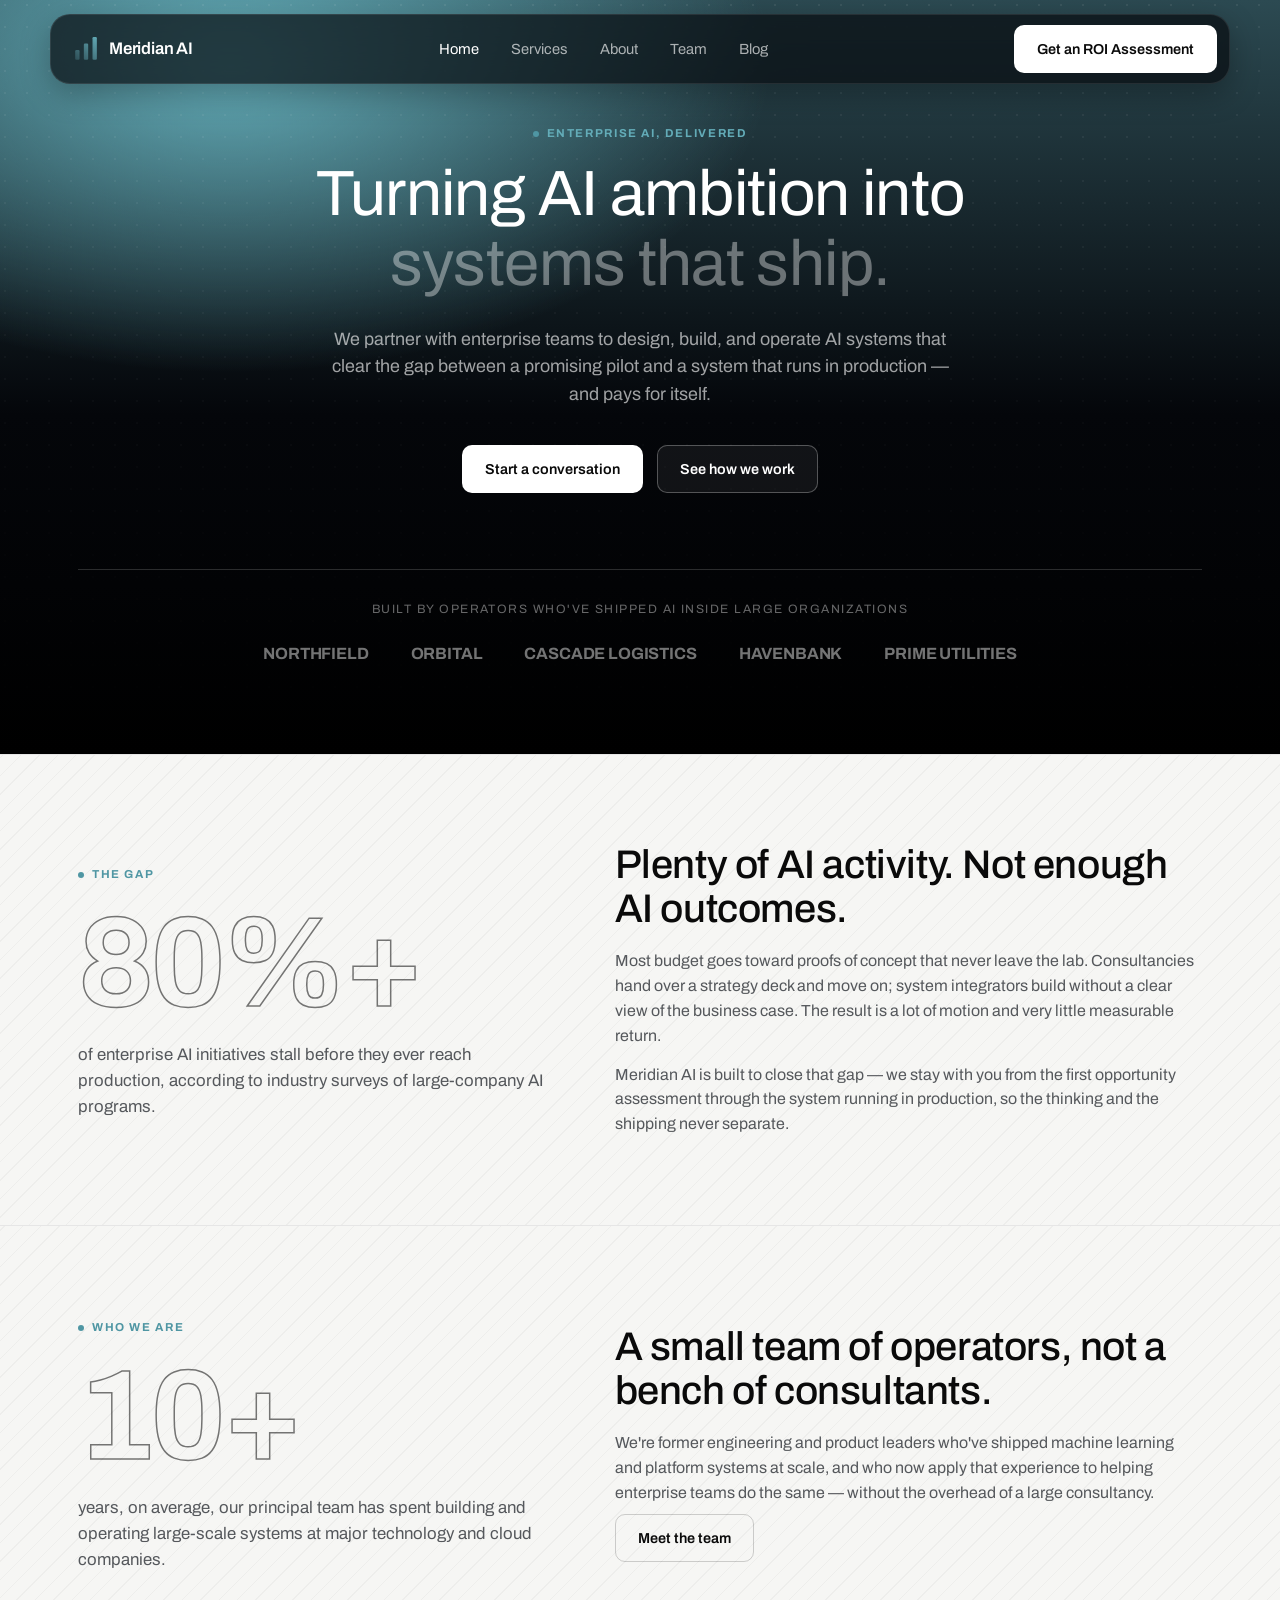
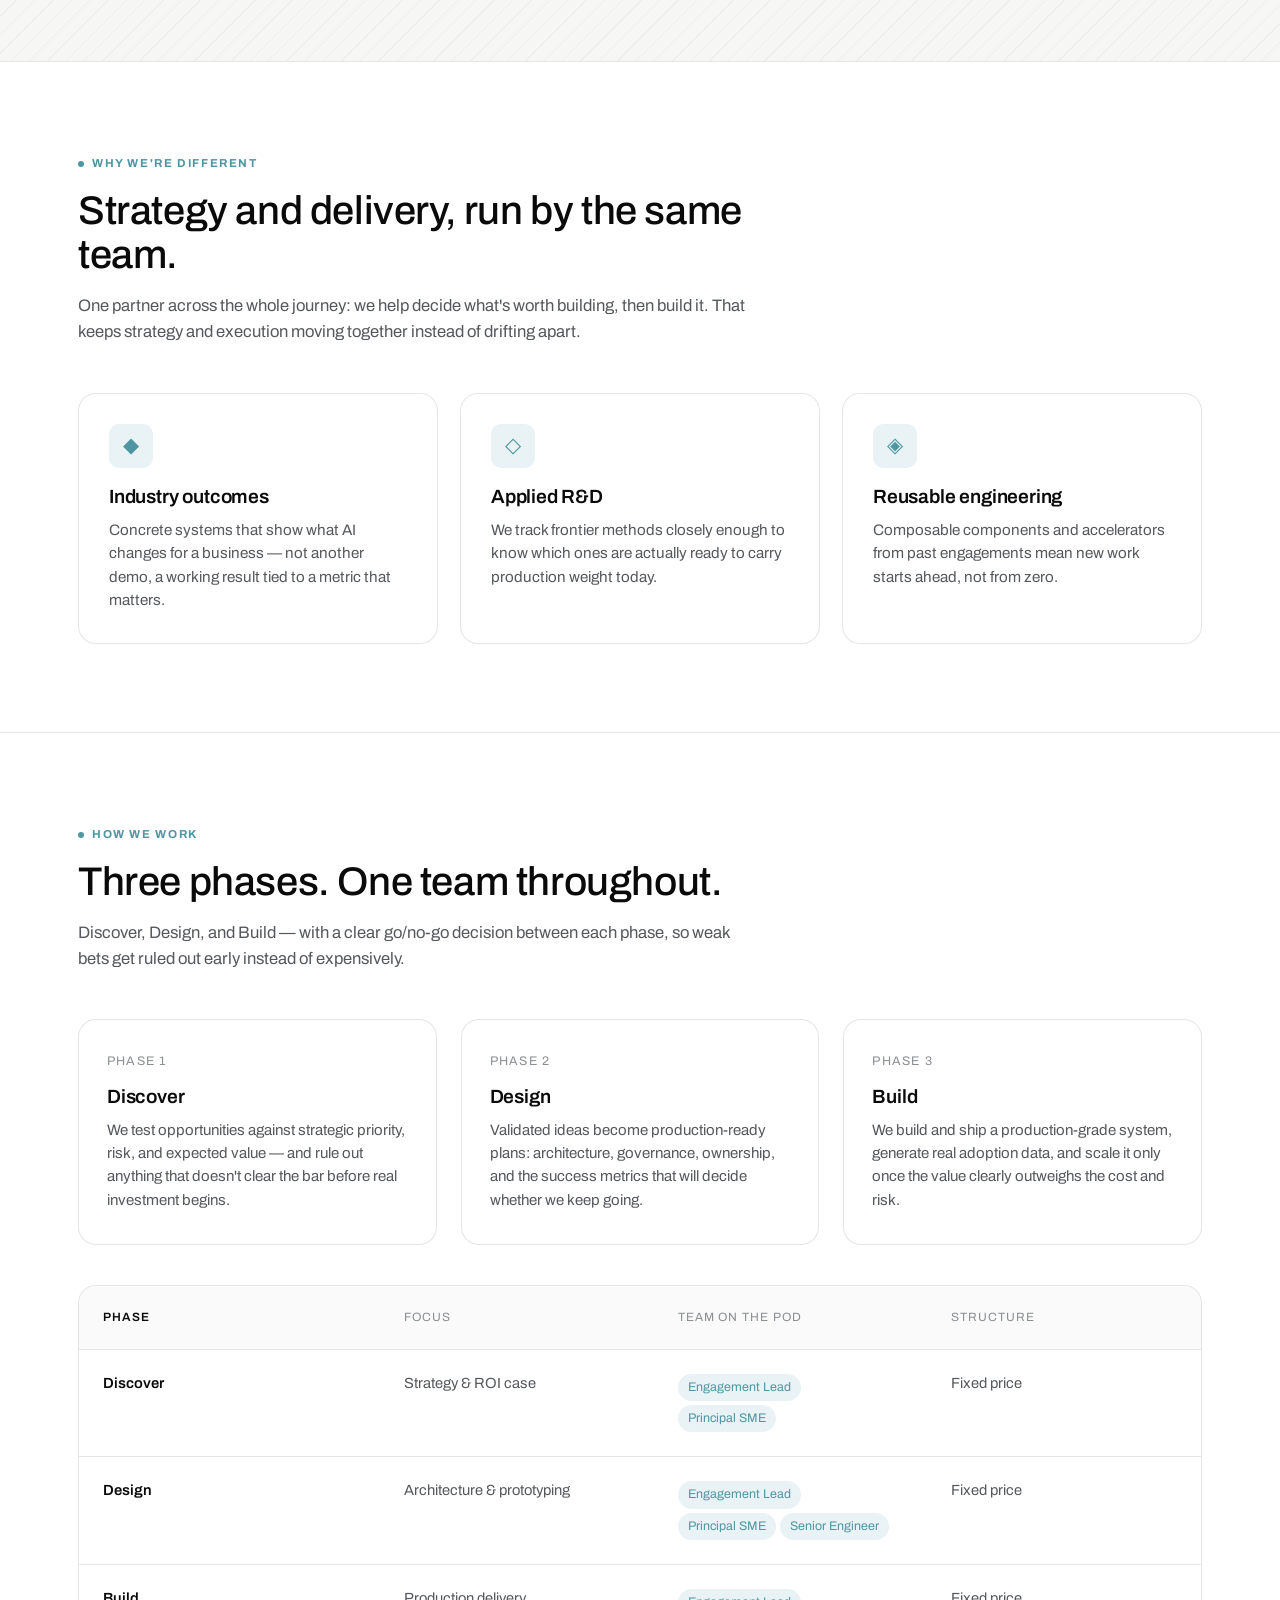
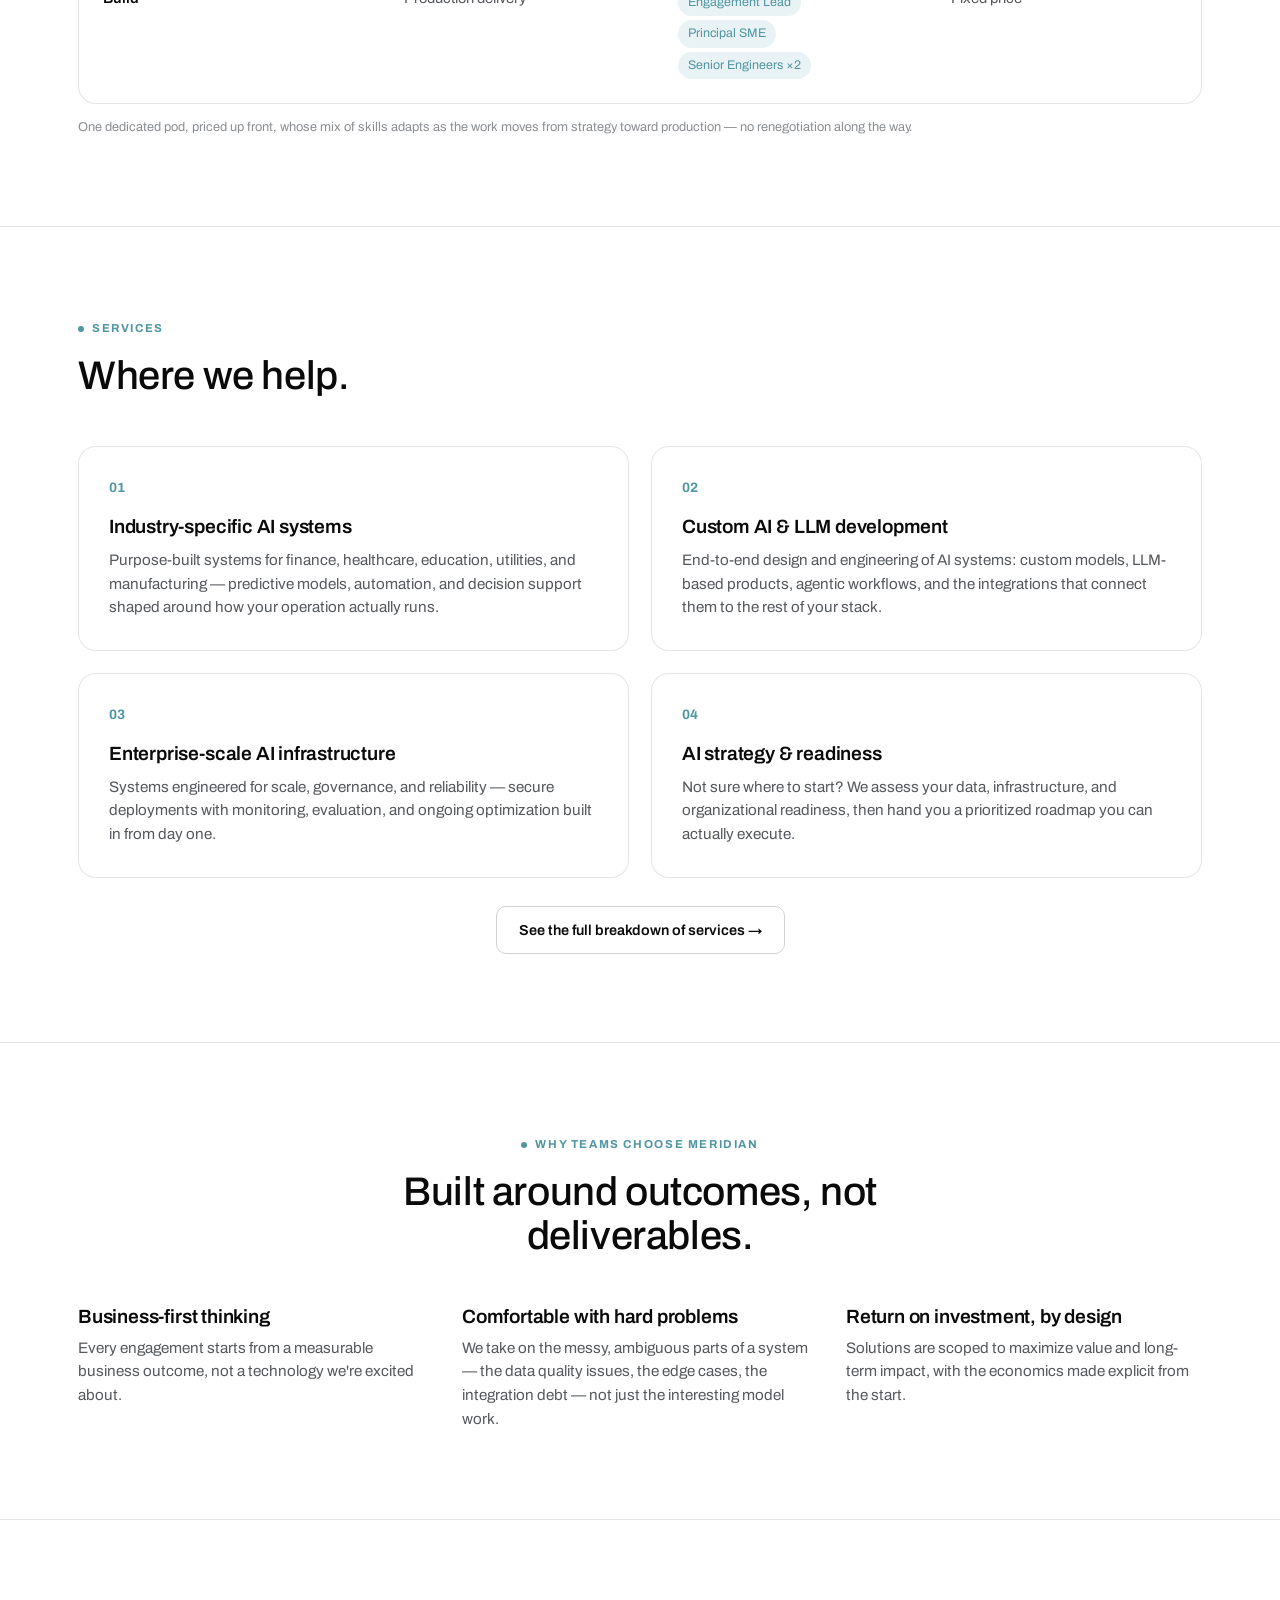
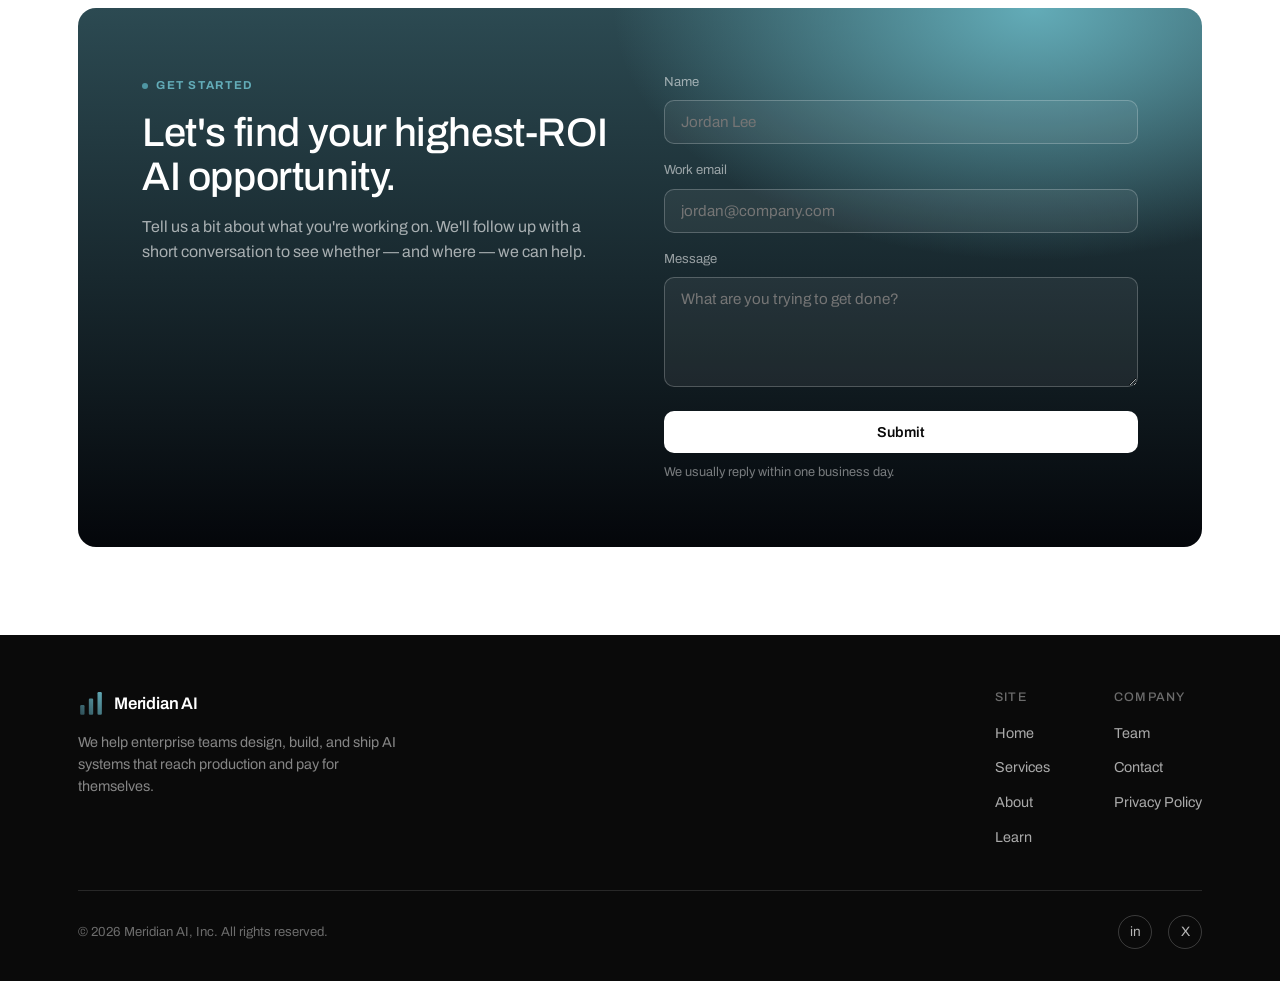
<file: index.html>
<!doctype html>
<html lang="en">
<head>
<meta charset="utf-8" />
<meta name="viewport" content="width=device-width, initial-scale=1" />
<title>Meridian AI — AI Systems That Reach Production</title>
<meta name="description" content="Meridian AI helps enterprise teams design, build, and ship AI systems that actually reach production and pay for themselves." />
<link rel="icon" href="data:image/svg+xml,<svg xmlns=%22http://www.w3.org/2000/svg%22 viewBox=%220 0 32 32%22><rect width=%2232%22 height=%2232%22 rx=%228%22 fill=%22%2304060a%22/><rect x=%227%22 y=%2216%22 width=%225%22 height=%2211%22 rx=%221%22 fill=%22%2363acb8%22/><rect x=%2214%22 y=%2210%22 width=%225%22 height=%2217%22 rx=%221%22 fill=%22%2363acb8%22/><rect x=%2221%22 y=%224%22 width=%225%22 height=%2223%22 rx=%221%22 fill=%22%2363acb8%22/></svg>" />
<link rel="preconnect" href="https://fonts.googleapis.com">
<link href="https://fonts.googleapis.com/css2?family=Archivo:wght@400;500;600;700&display=swap" rel="stylesheet">
<link rel="stylesheet" href="assets/styles.css" />
</head>
<body>

<header class="site-header">
  <nav class="nav">
    <a href="index.html" class="brand"><span class="mark"><svg viewBox="0 0 24 24" xmlns="http://www.w3.org/2000/svg" aria-hidden="true"><rect x="2" y="13" width="4" height="9" rx="1" fill="url(#mgrad)"/><rect x="10" y="7" width="4" height="15" rx="1" fill="url(#mgrad)"/><rect x="18" y="1" width="4" height="21" rx="1" fill="url(#mgrad)"/><defs><linearGradient id="mgrad" x1="0" y1="22" x2="22" y2="0" gradientUnits="userSpaceOnUse"><stop stop-color="#2c4a52"/><stop offset="1" stop-color="#63acb8"/></linearGradient></defs></svg></span> Meridian AI</a>
    <ul class="nav-links">
      <li><a href="index.html" class="active">Home</a></li>
      <li><a href="services.html">Services</a></li>
      <li><a href="about.html">About</a></li>
      <li><a href="team.html">Team</a></li>
      <li><a href="blog.html">Blog</a></li>
    </ul>
    <div class="nav-actions">
      <a href="contact.html" class="btn btn-primary">Get an ROI Assessment</a>
      <button class="menu-toggle" aria-label="Toggle menu">☰</button>
    </div>
  </nav>
</header>

<main>

  <!-- Hero -->
  <section class="hero">
    <div class="wrap">
      <div class="eyebrow">Enterprise AI, delivered</div>
      <h1>Turning AI ambition into<br /><span class="dim">systems that ship.</span></h1>
      <p class="lede">We partner with enterprise teams to design, build, and operate AI systems that clear the gap between a promising pilot and a system that runs in production — and pays for itself.</p>
      <div class="hero-actions">
        <a href="contact.html" class="btn btn-primary">Start a conversation</a>
        <a href="services.html" class="btn btn-ghost">See how we work</a>
      </div>
      <div class="trust-strip">
        <div class="label">Built by operators who've shipped AI inside large organizations</div>
        <div class="logo-row">
          <span>NORTHFIELD</span>
          <span>ORBITAL</span>
          <span>CASCADE&nbsp;LOGISTICS</span>
          <span>HAVENBANK</span>
          <span>PRIME&nbsp;UTILITIES</span>
        </div>
      </div>
    </div>
  </section>

  <hr class="divider" />

  <!-- The Gap -->
  <section class="section-striped">
    <div class="wrap stat-block">
      <div>
        <div class="eyebrow">The gap</div>
        <div class="stat-figure">80%+</div>
        <p>of enterprise AI initiatives stall before they ever reach production, according to industry surveys of large-company AI programs.</p>
      </div>
      <div class="stat-copy">
        <h2>Plenty of AI activity. Not enough AI outcomes.</h2>
        <p>Most budget goes toward proofs of concept that never leave the lab. Consultancies hand over a strategy deck and move on; system integrators build without a clear view of the business case. The result is a lot of motion and very little measurable return.</p>
        <p>Meridian AI is built to close that gap — we stay with you from the first opportunity assessment through the system running in production, so the thinking and the shipping never separate.</p>
      </div>
    </div>
  </section>

  <hr class="divider" />

  <!-- Who we are -->
  <section class="section-striped">
    <div class="wrap stat-block">
      <div>
        <div class="eyebrow">Who we are</div>
        <div class="stat-figure">10+</div>
        <p>years, on average, our principal team has spent building and operating large-scale systems at major technology and cloud companies.</p>
      </div>
      <div class="stat-copy">
        <h2>A small team of operators, not a bench of consultants.</h2>
        <p>We're former engineering and product leaders who've shipped machine learning and platform systems at scale, and who now apply that experience to helping enterprise teams do the same — without the overhead of a large consultancy.</p>
        <a href="team.html" class="btn btn-ghost" style="margin-top: 8px; display: inline-flex;">Meet the team</a>
      </div>
    </div>
  </section>

  <hr class="divider" />

  <!-- Why different -->
  <section>
    <div class="wrap">
      <div class="section-header">
        <div class="eyebrow">Why we're different</div>
        <h2>Strategy and delivery, run by the same team.</h2>
        <p>One partner across the whole journey: we help decide what's worth building, then build it. That keeps strategy and execution moving together instead of drifting apart.</p>
      </div>
      <div class="grid grid-3">
        <div class="card">
          <div class="icon-tile">◆</div>
          <h3>Industry outcomes</h3>
          <p>Concrete systems that show what AI changes for a business — not another demo, a working result tied to a metric that matters.</p>
        </div>
        <div class="card">
          <div class="icon-tile">◇</div>
          <h3>Applied R&amp;D</h3>
          <p>We track frontier methods closely enough to know which ones are actually ready to carry production weight today.</p>
        </div>
        <div class="card">
          <div class="icon-tile">◈</div>
          <h3>Reusable engineering</h3>
          <p>Composable components and accelerators from past engagements mean new work starts ahead, not from zero.</p>
        </div>
      </div>
    </div>
  </section>

  <hr class="divider" />

  <!-- Delivery model -->
  <section>
    <div class="wrap">
      <div class="section-header">
        <div class="eyebrow">How we work</div>
        <h2>Three phases. One team throughout.</h2>
        <p>Discover, Design, and Build — with a clear go/no-go decision between each phase, so weak bets get ruled out early instead of expensively.</p>
      </div>
      <div class="phase-grid">
        <div class="phase-card">
          <div class="phase-index">Phase 1</div>
          <h3>Discover</h3>
          <p>We test opportunities against strategic priority, risk, and expected value — and rule out anything that doesn't clear the bar before real investment begins.</p>
        </div>
        <div class="phase-card">
          <div class="phase-index">Phase 2</div>
          <h3>Design</h3>
          <p>Validated ideas become production-ready plans: architecture, governance, ownership, and the success metrics that will decide whether we keep going.</p>
        </div>
        <div class="phase-card">
          <div class="phase-index">Phase 3</div>
          <h3>Build</h3>
          <p>We build and ship a production-grade system, generate real adoption data, and scale it only once the value clearly outweighs the cost and risk.</p>
        </div>
      </div>

      <div style="margin-top: 40px;">
        <div class="pod-table">
          <div class="pod-row head">
            <div>Phase</div>
            <div>Focus</div>
            <div>Team on the pod</div>
            <div>Structure</div>
          </div>
          <div class="pod-row">
            <div>Discover</div>
            <div>Strategy &amp; ROI case</div>
            <div><span class="pill">Engagement Lead</span><span class="pill">Principal SME</span></div>
            <div>Fixed price</div>
          </div>
          <div class="pod-row">
            <div>Design</div>
            <div>Architecture &amp; prototyping</div>
            <div><span class="pill">Engagement Lead</span><span class="pill">Principal SME</span><span class="pill">Senior Engineer</span></div>
            <div>Fixed price</div>
          </div>
          <div class="pod-row">
            <div>Build</div>
            <div>Production delivery</div>
            <div><span class="pill">Engagement Lead</span><span class="pill">Principal SME</span><span class="pill">Senior Engineers ×2</span></div>
            <div>Fixed price</div>
          </div>
        </div>
        <p class="form-note" style="margin-top:14px;">One dedicated pod, priced up front, whose mix of skills adapts as the work moves from strategy toward production — no renegotiation along the way.</p>
      </div>
    </div>
  </section>

  <hr class="divider" />

  <!-- Services -->
  <section>
    <div class="wrap">
      <div class="section-header">
        <div class="eyebrow">Services</div>
        <h2>Where we help.</h2>
      </div>
      <div class="grid grid-2">
        <div class="card">
          <div class="num">01</div>
          <h3>Industry-specific AI systems</h3>
          <p>Purpose-built systems for finance, healthcare, education, utilities, and manufacturing — predictive models, automation, and decision support shaped around how your operation actually runs.</p>
        </div>
        <div class="card">
          <div class="num">02</div>
          <h3>Custom AI &amp; LLM development</h3>
          <p>End-to-end design and engineering of AI systems: custom models, LLM-based products, agentic workflows, and the integrations that connect them to the rest of your stack.</p>
        </div>
        <div class="card">
          <div class="num">03</div>
          <h3>Enterprise-scale AI infrastructure</h3>
          <p>Systems engineered for scale, governance, and reliability — secure deployments with monitoring, evaluation, and ongoing optimization built in from day one.</p>
        </div>
        <div class="card">
          <div class="num">04</div>
          <h3>AI strategy &amp; readiness</h3>
          <p>Not sure where to start? We assess your data, infrastructure, and organizational readiness, then hand you a prioritized roadmap you can actually execute.</p>
        </div>
      </div>
      <p style="margin-top: 28px; text-align:center;"><a href="services.html" class="btn btn-ghost">See the full breakdown of services →</a></p>
    </div>
  </section>

  <hr class="divider" />

  <!-- Why teams choose us -->
  <section>
    <div class="wrap">
      <div class="section-header center">
        <div class="eyebrow">Why teams choose Meridian</div>
        <h2>Built around outcomes, not deliverables.</h2>
      </div>
      <div class="feature-row">
        <div class="feature">
          <h3>Business-first thinking</h3>
          <p>Every engagement starts from a measurable business outcome, not a technology we're excited about.</p>
        </div>
        <div class="feature">
          <h3>Comfortable with hard problems</h3>
          <p>We take on the messy, ambiguous parts of a system — the data quality issues, the edge cases, the integration debt — not just the interesting model work.</p>
        </div>
        <div class="feature">
          <h3>Return on investment, by design</h3>
          <p>Solutions are scoped to maximize value and long-term impact, with the economics made explicit from the start.</p>
        </div>
      </div>
    </div>
  </section>

  <hr class="divider" />

  <!-- CTA -->
  <section>
    <div class="wrap">
      <div class="cta-panel on-dark">
        <div>
          <div class="eyebrow">Get started</div>
          <h2>Let's find your highest-ROI AI opportunity.</h2>
          <p>Tell us a bit about what you're working on. We'll follow up with a short conversation to see whether — and where — we can help.</p>
        </div>
        <form data-contact-form>
          <div class="form-field">
            <label for="name">Name</label>
            <input id="name" name="name" type="text" placeholder="Jordan Lee" required />
          </div>
          <div class="form-field">
            <label for="email">Work email</label>
            <input id="email" name="email" type="email" placeholder="jordan@company.com" required />
          </div>
          <div class="form-field">
            <label for="message">Message</label>
            <textarea id="message" name="message" placeholder="What are you trying to get done?"></textarea>
          </div>
          <button type="submit" class="btn btn-primary" style="width:100%;">Submit</button>
          <p class="form-note">We usually reply within one business day.</p>
        </form>
      </div>
    </div>
  </section>

</main>

<footer class="site-footer">
  <div class="wrap">
    <div class="footer-top">
      <div class="footer-brand">
        <a href="index.html" class="brand"><span class="mark"><svg viewBox="0 0 24 24" xmlns="http://www.w3.org/2000/svg" aria-hidden="true"><rect x="2" y="13" width="4" height="9" rx="1" fill="url(#mgrad)"/><rect x="10" y="7" width="4" height="15" rx="1" fill="url(#mgrad)"/><rect x="18" y="1" width="4" height="21" rx="1" fill="url(#mgrad)"/><defs><linearGradient id="mgrad" x1="0" y1="22" x2="22" y2="0" gradientUnits="userSpaceOnUse"><stop stop-color="#2c4a52"/><stop offset="1" stop-color="#63acb8"/></linearGradient></defs></svg></span> Meridian AI</a>
        <p>We help enterprise teams design, build, and ship AI systems that reach production and pay for themselves.</p>
      </div>
      <div class="footer-cols">
        <div class="footer-col">
          <h4>Site</h4>
          <ul>
            <li><a href="index.html">Home</a></li>
            <li><a href="services.html">Services</a></li>
            <li><a href="about.html">About</a></li>
            <li><a href="blog.html">Learn</a></li>
          </ul>
        </div>
        <div class="footer-col">
          <h4>Company</h4>
          <ul>
            <li><a href="team.html">Team</a></li>
            <li><a href="contact.html">Contact</a></li>
            <li><a href="privacy.html">Privacy Policy</a></li>
          </ul>
        </div>
      </div>
    </div>
    <div class="footer-bottom">
      <div>© <span data-year>2026</span> Meridian AI, Inc. All rights reserved.</div>
      <div class="social-row">
        <a href="#" aria-label="LinkedIn">in</a>
        <a href="#" aria-label="X">X</a>
      </div>
    </div>
  </div>
</footer>

<script src="assets/main.js"></script>
</body>
</html>
</file>
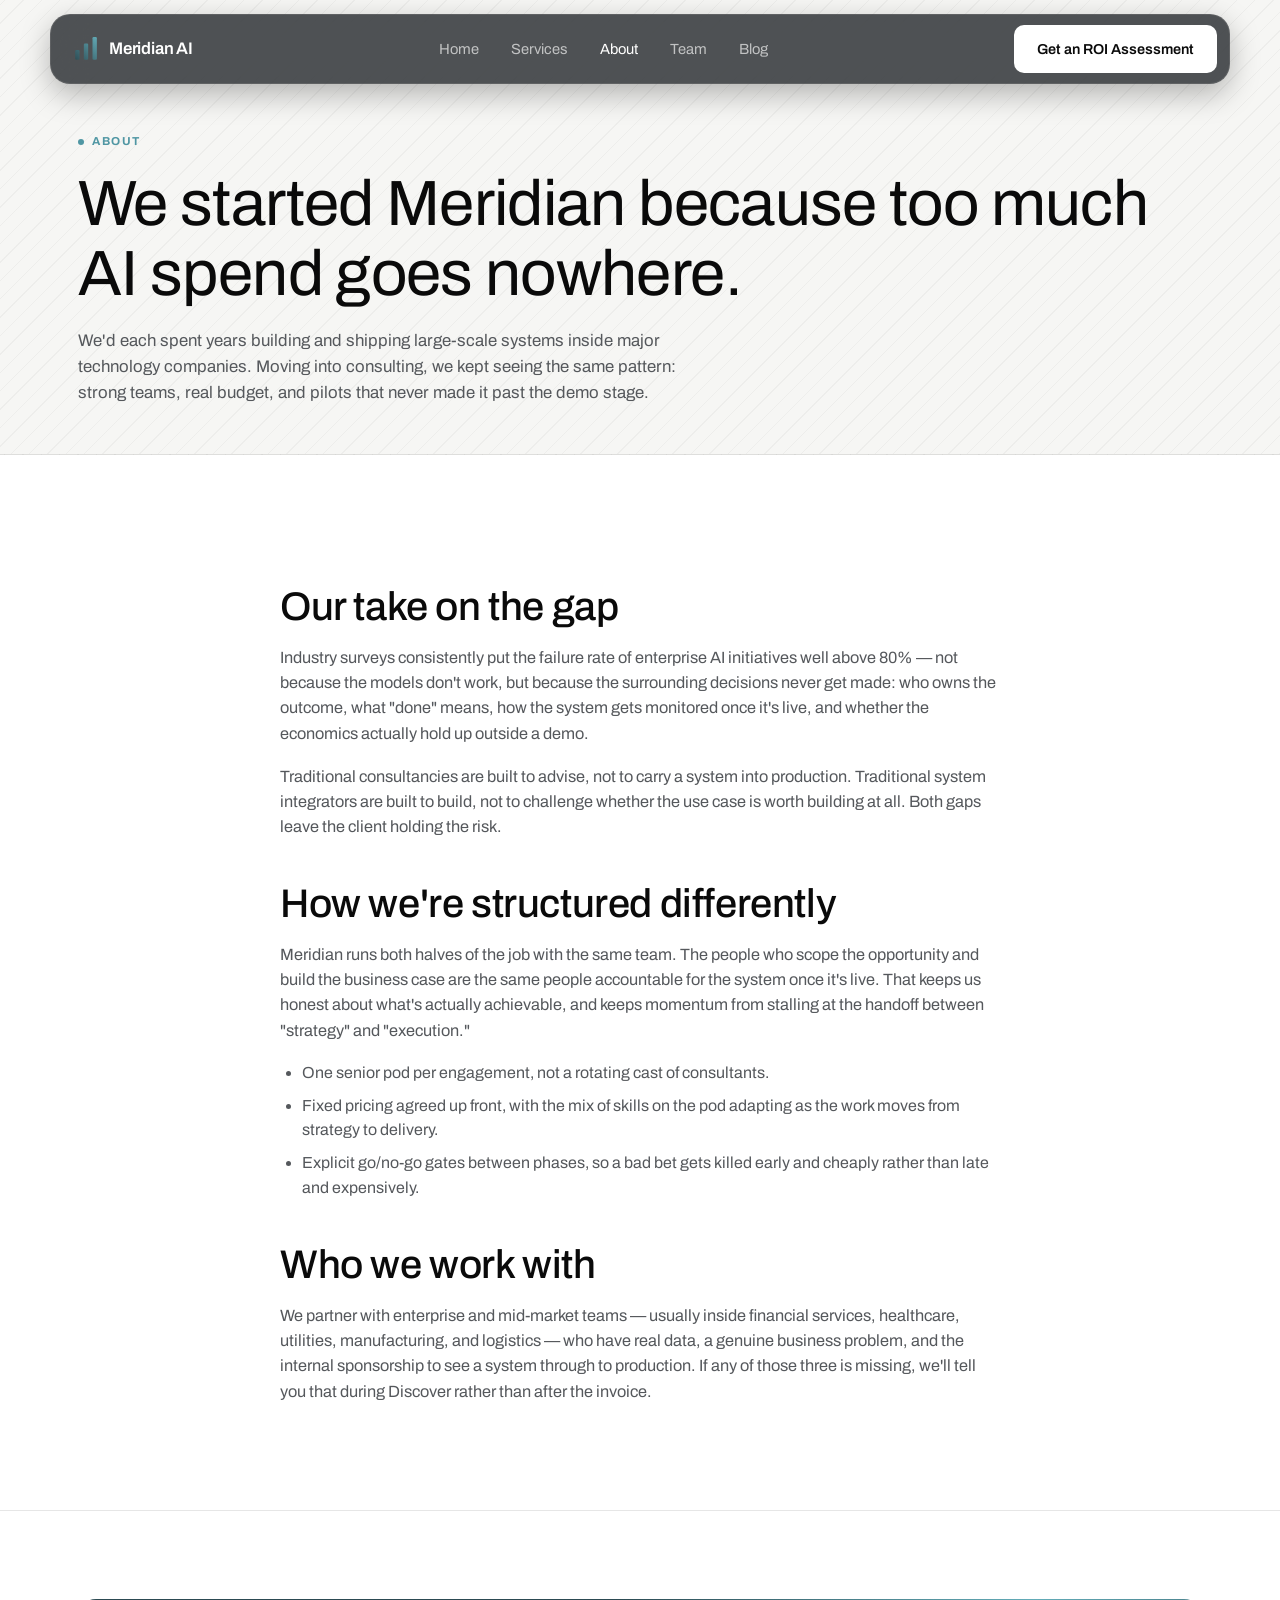
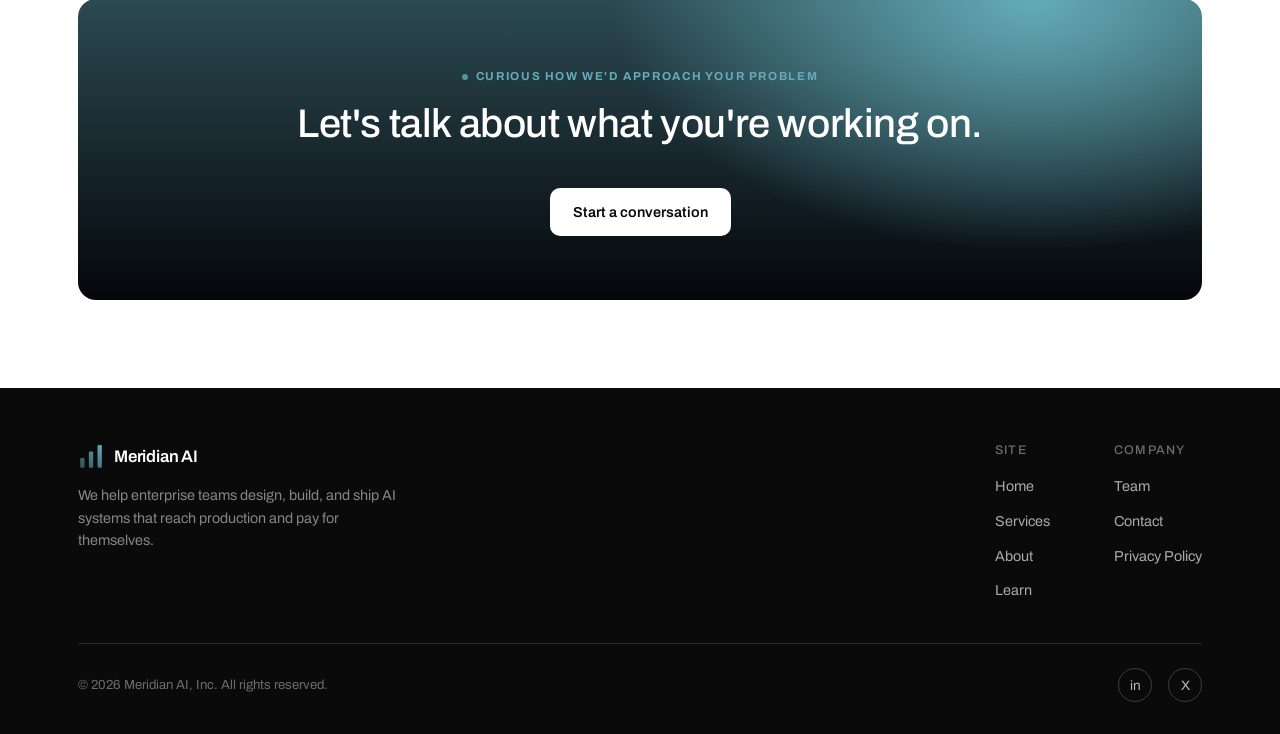
<file: about.html>
<!doctype html>
<html lang="en">
<head>
<meta charset="utf-8" />
<meta name="viewport" content="width=device-width, initial-scale=1" />
<title>About — Meridian AI</title>
<meta name="description" content="Meridian AI is a small team of former operators helping enterprises turn AI investment into measurable outcomes." />
<link rel="icon" href="data:image/svg+xml,<svg xmlns=%22http://www.w3.org/2000/svg%22 viewBox=%220 0 32 32%22><rect width=%2232%22 height=%2232%22 rx=%228%22 fill=%22%2304060a%22/><rect x=%227%22 y=%2216%22 width=%225%22 height=%2211%22 rx=%221%22 fill=%22%2363acb8%22/><rect x=%2214%22 y=%2210%22 width=%225%22 height=%2217%22 rx=%221%22 fill=%22%2363acb8%22/><rect x=%2221%22 y=%224%22 width=%225%22 height=%2223%22 rx=%221%22 fill=%22%2363acb8%22/></svg>" />
<link rel="preconnect" href="https://fonts.googleapis.com">
<link href="https://fonts.googleapis.com/css2?family=Archivo:wght@400;500;600;700&display=swap" rel="stylesheet">
<link rel="stylesheet" href="assets/styles.css" />
</head>
<body>

<header class="site-header">
  <nav class="nav">
    <a href="index.html" class="brand"><span class="mark"><svg viewBox="0 0 24 24" xmlns="http://www.w3.org/2000/svg" aria-hidden="true"><rect x="2" y="13" width="4" height="9" rx="1" fill="url(#mgrad)"/><rect x="10" y="7" width="4" height="15" rx="1" fill="url(#mgrad)"/><rect x="18" y="1" width="4" height="21" rx="1" fill="url(#mgrad)"/><defs><linearGradient id="mgrad" x1="0" y1="22" x2="22" y2="0" gradientUnits="userSpaceOnUse"><stop stop-color="#2c4a52"/><stop offset="1" stop-color="#63acb8"/></linearGradient></defs></svg></span> Meridian AI</a>
    <ul class="nav-links">
      <li><a href="index.html">Home</a></li>
      <li><a href="services.html">Services</a></li>
      <li><a href="about.html" class="active">About</a></li>
      <li><a href="team.html">Team</a></li>
      <li><a href="blog.html">Blog</a></li>
    </ul>
    <div class="nav-actions">
      <a href="contact.html" class="btn btn-primary">Get an ROI Assessment</a>
      <button class="menu-toggle" aria-label="Toggle menu">☰</button>
    </div>
  </nav>
</header>

<main>
  <section class="page-hero section-striped">
    <div class="wrap">
      <div class="eyebrow">About</div>
      <h1>We started Meridian because too much AI spend goes nowhere.</h1>
      <p class="lede">We'd each spent years building and shipping large-scale systems inside major technology companies. Moving into consulting, we kept seeing the same pattern: strong teams, real budget, and pilots that never made it past the demo stage.</p>
    </div>
  </section>

  <section>
    <div class="wrap">
      <article class="prose">
        <h2>Our take on the gap</h2>
        <p>Industry surveys consistently put the failure rate of enterprise AI initiatives well above 80% — not because the models don't work, but because the surrounding decisions never get made: who owns the outcome, what "done" means, how the system gets monitored once it's live, and whether the economics actually hold up outside a demo.</p>
        <p>Traditional consultancies are built to advise, not to carry a system into production. Traditional system integrators are built to build, not to challenge whether the use case is worth building at all. Both gaps leave the client holding the risk.</p>

        <h2>How we're structured differently</h2>
        <p>Meridian runs both halves of the job with the same team. The people who scope the opportunity and build the business case are the same people accountable for the system once it's live. That keeps us honest about what's actually achievable, and keeps momentum from stalling at the handoff between "strategy" and "execution."</p>
        <ul>
          <li>One senior pod per engagement, not a rotating cast of consultants.</li>
          <li>Fixed pricing agreed up front, with the mix of skills on the pod adapting as the work moves from strategy to delivery.</li>
          <li>Explicit go/no-go gates between phases, so a bad bet gets killed early and cheaply rather than late and expensively.</li>
        </ul>

        <h2>Who we work with</h2>
        <p>We partner with enterprise and mid-market teams — usually inside financial services, healthcare, utilities, manufacturing, and logistics — who have real data, a genuine business problem, and the internal sponsorship to see a system through to production. If any of those three is missing, we'll tell you that during Discover rather than after the invoice.</p>
      </article>
    </div>
  </section>

  <hr class="divider" />

  <section>
    <div class="wrap">
      <div class="cta-panel on-dark" style="grid-template-columns: 1fr; text-align:center;">
        <div>
          <div class="eyebrow">Curious how we'd approach your problem</div>
          <h2>Let's talk about what you're working on.</h2>
          <a href="contact.html" class="btn btn-primary" style="margin-top: 26px;">Start a conversation</a>
        </div>
      </div>
    </div>
  </section>
</main>

<footer class="site-footer">
  <div class="wrap">
    <div class="footer-top">
      <div class="footer-brand">
        <a href="index.html" class="brand"><span class="mark"><svg viewBox="0 0 24 24" xmlns="http://www.w3.org/2000/svg" aria-hidden="true"><rect x="2" y="13" width="4" height="9" rx="1" fill="url(#mgrad)"/><rect x="10" y="7" width="4" height="15" rx="1" fill="url(#mgrad)"/><rect x="18" y="1" width="4" height="21" rx="1" fill="url(#mgrad)"/><defs><linearGradient id="mgrad" x1="0" y1="22" x2="22" y2="0" gradientUnits="userSpaceOnUse"><stop stop-color="#2c4a52"/><stop offset="1" stop-color="#63acb8"/></linearGradient></defs></svg></span> Meridian AI</a>
        <p>We help enterprise teams design, build, and ship AI systems that reach production and pay for themselves.</p>
      </div>
      <div class="footer-cols">
        <div class="footer-col">
          <h4>Site</h4>
          <ul>
            <li><a href="index.html">Home</a></li>
            <li><a href="services.html">Services</a></li>
            <li><a href="about.html">About</a></li>
            <li><a href="blog.html">Learn</a></li>
          </ul>
        </div>
        <div class="footer-col">
          <h4>Company</h4>
          <ul>
            <li><a href="team.html">Team</a></li>
            <li><a href="contact.html">Contact</a></li>
            <li><a href="privacy.html">Privacy Policy</a></li>
          </ul>
        </div>
      </div>
    </div>
    <div class="footer-bottom">
      <div>© <span data-year>2026</span> Meridian AI, Inc. All rights reserved.</div>
      <div class="social-row">
        <a href="#" aria-label="LinkedIn">in</a>
        <a href="#" aria-label="X">X</a>
      </div>
    </div>
  </div>
</footer>

<script src="assets/main.js"></script>
</body>
</html>
</file>
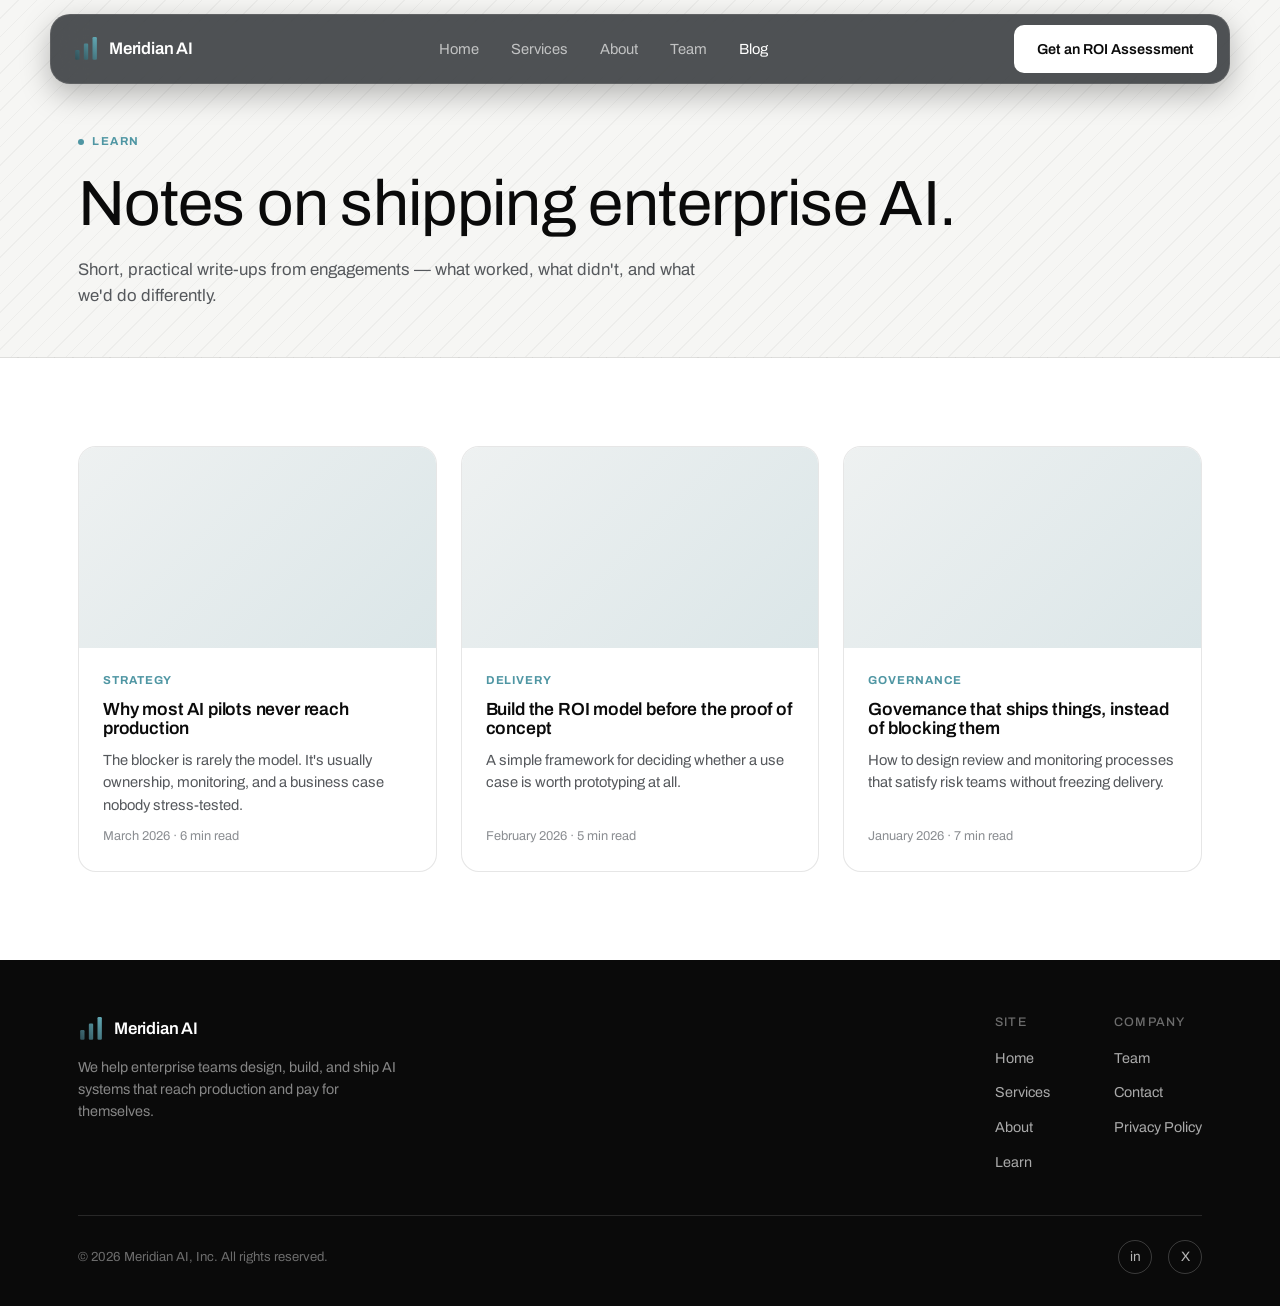
<file: blog.html>
<!doctype html>
<html lang="en">
<head>
<meta charset="utf-8" />
<meta name="viewport" content="width=device-width, initial-scale=1" />
<title>Blog — Meridian AI</title>
<meta name="description" content="Notes from Meridian AI on shipping enterprise AI systems." />
<link rel="icon" href="data:image/svg+xml,<svg xmlns=%22http://www.w3.org/2000/svg%22 viewBox=%220 0 32 32%22><rect width=%2232%22 height=%2232%22 rx=%228%22 fill=%22%2304060a%22/><rect x=%227%22 y=%2216%22 width=%225%22 height=%2211%22 rx=%221%22 fill=%22%2363acb8%22/><rect x=%2214%22 y=%2210%22 width=%225%22 height=%2217%22 rx=%221%22 fill=%22%2363acb8%22/><rect x=%2221%22 y=%224%22 width=%225%22 height=%2223%22 rx=%221%22 fill=%22%2363acb8%22/></svg>" />
<link rel="preconnect" href="https://fonts.googleapis.com">
<link href="https://fonts.googleapis.com/css2?family=Archivo:wght@400;500;600;700&display=swap" rel="stylesheet">
<link rel="stylesheet" href="assets/styles.css" />
</head>
<body>

<header class="site-header">
  <nav class="nav">
    <a href="index.html" class="brand"><span class="mark"><svg viewBox="0 0 24 24" xmlns="http://www.w3.org/2000/svg" aria-hidden="true"><rect x="2" y="13" width="4" height="9" rx="1" fill="url(#mgrad)"/><rect x="10" y="7" width="4" height="15" rx="1" fill="url(#mgrad)"/><rect x="18" y="1" width="4" height="21" rx="1" fill="url(#mgrad)"/><defs><linearGradient id="mgrad" x1="0" y1="22" x2="22" y2="0" gradientUnits="userSpaceOnUse"><stop stop-color="#2c4a52"/><stop offset="1" stop-color="#63acb8"/></linearGradient></defs></svg></span> Meridian AI</a>
    <ul class="nav-links">
      <li><a href="index.html">Home</a></li>
      <li><a href="services.html">Services</a></li>
      <li><a href="about.html">About</a></li>
      <li><a href="team.html">Team</a></li>
      <li><a href="blog.html" class="active">Blog</a></li>
    </ul>
    <div class="nav-actions">
      <a href="contact.html" class="btn btn-primary">Get an ROI Assessment</a>
      <button class="menu-toggle" aria-label="Toggle menu">☰</button>
    </div>
  </nav>
</header>

<main>
  <section class="page-hero section-striped">
    <div class="wrap">
      <div class="eyebrow">Learn</div>
      <h1>Notes on shipping enterprise AI.</h1>
      <p class="lede">Short, practical write-ups from engagements — what worked, what didn't, and what we'd do differently.</p>
    </div>
  </section>

  <section>
    <div class="wrap">
      <div class="post-grid">
        <a class="post-card" href="blog/why-pilots-stall.html">
          <div class="post-thumb"></div>
          <div class="post-body">
            <div class="post-tag">Strategy</div>
            <h3>Why most AI pilots never reach production</h3>
            <p style="font-size:0.92rem;">The blocker is rarely the model. It's usually ownership, monitoring, and a business case nobody stress-tested.</p>
            <div class="post-meta">March 2026 · 6 min read</div>
          </div>
        </a>
        <a class="post-card" href="blog/roi-before-poc.html">
          <div class="post-thumb"></div>
          <div class="post-body">
            <div class="post-tag">Delivery</div>
            <h3>Build the ROI model before the proof of concept</h3>
            <p style="font-size:0.92rem;">A simple framework for deciding whether a use case is worth prototyping at all.</p>
            <div class="post-meta">February 2026 · 5 min read</div>
          </div>
        </a>
        <a class="post-card" href="blog/governance-that-ships.html">
          <div class="post-thumb"></div>
          <div class="post-body">
            <div class="post-tag">Governance</div>
            <h3>Governance that ships things, instead of blocking them</h3>
            <p style="font-size:0.92rem;">How to design review and monitoring processes that satisfy risk teams without freezing delivery.</p>
            <div class="post-meta">January 2026 · 7 min read</div>
          </div>
        </a>
      </div>
    </div>
  </section>
</main>

<footer class="site-footer">
  <div class="wrap">
    <div class="footer-top">
      <div class="footer-brand">
        <a href="index.html" class="brand"><span class="mark"><svg viewBox="0 0 24 24" xmlns="http://www.w3.org/2000/svg" aria-hidden="true"><rect x="2" y="13" width="4" height="9" rx="1" fill="url(#mgrad)"/><rect x="10" y="7" width="4" height="15" rx="1" fill="url(#mgrad)"/><rect x="18" y="1" width="4" height="21" rx="1" fill="url(#mgrad)"/><defs><linearGradient id="mgrad" x1="0" y1="22" x2="22" y2="0" gradientUnits="userSpaceOnUse"><stop stop-color="#2c4a52"/><stop offset="1" stop-color="#63acb8"/></linearGradient></defs></svg></span> Meridian AI</a>
        <p>We help enterprise teams design, build, and ship AI systems that reach production and pay for themselves.</p>
      </div>
      <div class="footer-cols">
        <div class="footer-col">
          <h4>Site</h4>
          <ul>
            <li><a href="index.html">Home</a></li>
            <li><a href="services.html">Services</a></li>
            <li><a href="about.html">About</a></li>
            <li><a href="blog.html">Learn</a></li>
          </ul>
        </div>
        <div class="footer-col">
          <h4>Company</h4>
          <ul>
            <li><a href="team.html">Team</a></li>
            <li><a href="contact.html">Contact</a></li>
            <li><a href="privacy.html">Privacy Policy</a></li>
          </ul>
        </div>
      </div>
    </div>
    <div class="footer-bottom">
      <div>© <span data-year>2026</span> Meridian AI, Inc. All rights reserved.</div>
      <div class="social-row">
        <a href="#" aria-label="LinkedIn">in</a>
        <a href="#" aria-label="X">X</a>
      </div>
    </div>
  </div>
</footer>

<script src="assets/main.js"></script>
</body>
</html>
</file>
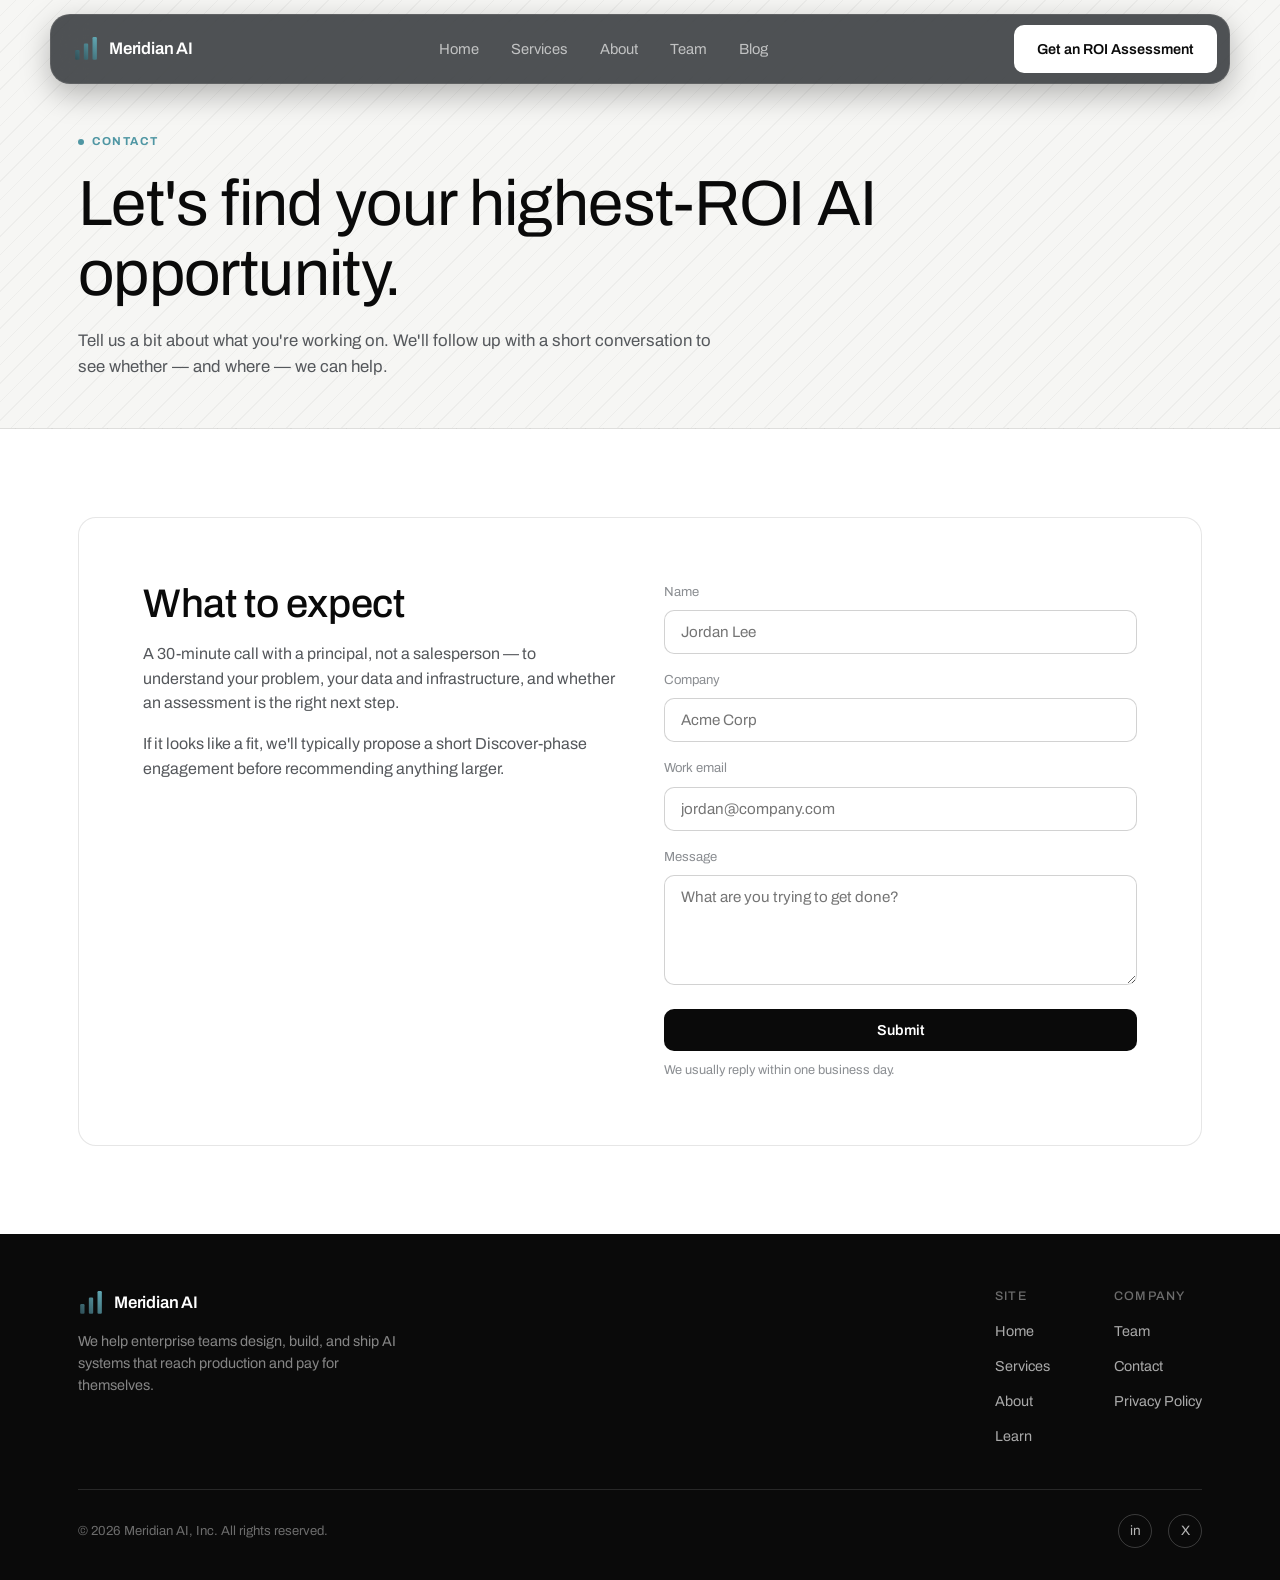
<file: contact.html>
<!doctype html>
<html lang="en">
<head>
<meta charset="utf-8" />
<meta name="viewport" content="width=device-width, initial-scale=1" />
<title>Contact — Meridian AI</title>
<meta name="description" content="Get in touch with Meridian AI to talk through your AI opportunity." />
<link rel="icon" href="data:image/svg+xml,<svg xmlns=%22http://www.w3.org/2000/svg%22 viewBox=%220 0 32 32%22><rect width=%2232%22 height=%2232%22 rx=%228%22 fill=%22%2304060a%22/><rect x=%227%22 y=%2216%22 width=%225%22 height=%2211%22 rx=%221%22 fill=%22%2363acb8%22/><rect x=%2214%22 y=%2210%22 width=%225%22 height=%2217%22 rx=%221%22 fill=%22%2363acb8%22/><rect x=%2221%22 y=%224%22 width=%225%22 height=%2223%22 rx=%221%22 fill=%22%2363acb8%22/></svg>" />
<link rel="preconnect" href="https://fonts.googleapis.com">
<link href="https://fonts.googleapis.com/css2?family=Archivo:wght@400;500;600;700&display=swap" rel="stylesheet">
<link rel="stylesheet" href="assets/styles.css" />
</head>
<body>

<header class="site-header">
  <nav class="nav">
    <a href="index.html" class="brand"><span class="mark"><svg viewBox="0 0 24 24" xmlns="http://www.w3.org/2000/svg" aria-hidden="true"><rect x="2" y="13" width="4" height="9" rx="1" fill="url(#mgrad)"/><rect x="10" y="7" width="4" height="15" rx="1" fill="url(#mgrad)"/><rect x="18" y="1" width="4" height="21" rx="1" fill="url(#mgrad)"/><defs><linearGradient id="mgrad" x1="0" y1="22" x2="22" y2="0" gradientUnits="userSpaceOnUse"><stop stop-color="#2c4a52"/><stop offset="1" stop-color="#63acb8"/></linearGradient></defs></svg></span> Meridian AI</a>
    <ul class="nav-links">
      <li><a href="index.html">Home</a></li>
      <li><a href="services.html">Services</a></li>
      <li><a href="about.html">About</a></li>
      <li><a href="team.html">Team</a></li>
      <li><a href="blog.html">Blog</a></li>
    </ul>
    <div class="nav-actions">
      <a href="contact.html" class="btn btn-primary">Get an ROI Assessment</a>
      <button class="menu-toggle" aria-label="Toggle menu">☰</button>
    </div>
  </nav>
</header>

<main>
  <section class="page-hero section-striped">
    <div class="wrap">
      <div class="eyebrow">Contact</div>
      <h1>Let's find your highest-ROI AI opportunity.</h1>
      <p class="lede">Tell us a bit about what you're working on. We'll follow up with a short conversation to see whether — and where — we can help.</p>
    </div>
  </section>

  <section>
    <div class="wrap">
      <div class="cta-panel">
        <div>
          <h2>What to expect</h2>
          <p>A 30-minute call with a principal, not a salesperson — to understand your problem, your data and infrastructure, and whether an assessment is the right next step.</p>
          <p style="margin-top:16px;">If it looks like a fit, we'll typically propose a short Discover-phase engagement before recommending anything larger.</p>
        </div>
        <form data-contact-form>
          <div class="form-field">
            <label for="name">Name</label>
            <input id="name" name="name" type="text" placeholder="Jordan Lee" required />
          </div>
          <div class="form-field">
            <label for="company">Company</label>
            <input id="company" name="company" type="text" placeholder="Acme Corp" />
          </div>
          <div class="form-field">
            <label for="email">Work email</label>
            <input id="email" name="email" type="email" placeholder="jordan@company.com" required />
          </div>
          <div class="form-field">
            <label for="message">Message</label>
            <textarea id="message" name="message" placeholder="What are you trying to get done?"></textarea>
          </div>
          <button type="submit" class="btn btn-primary" style="width:100%;">Submit</button>
          <p class="form-note">We usually reply within one business day.</p>
        </form>
      </div>
    </div>
  </section>
</main>

<footer class="site-footer">
  <div class="wrap">
    <div class="footer-top">
      <div class="footer-brand">
        <a href="index.html" class="brand"><span class="mark"><svg viewBox="0 0 24 24" xmlns="http://www.w3.org/2000/svg" aria-hidden="true"><rect x="2" y="13" width="4" height="9" rx="1" fill="url(#mgrad)"/><rect x="10" y="7" width="4" height="15" rx="1" fill="url(#mgrad)"/><rect x="18" y="1" width="4" height="21" rx="1" fill="url(#mgrad)"/><defs><linearGradient id="mgrad" x1="0" y1="22" x2="22" y2="0" gradientUnits="userSpaceOnUse"><stop stop-color="#2c4a52"/><stop offset="1" stop-color="#63acb8"/></linearGradient></defs></svg></span> Meridian AI</a>
        <p>We help enterprise teams design, build, and ship AI systems that reach production and pay for themselves.</p>
      </div>
      <div class="footer-cols">
        <div class="footer-col">
          <h4>Site</h4>
          <ul>
            <li><a href="index.html">Home</a></li>
            <li><a href="services.html">Services</a></li>
            <li><a href="about.html">About</a></li>
            <li><a href="blog.html">Learn</a></li>
          </ul>
        </div>
        <div class="footer-col">
          <h4>Company</h4>
          <ul>
            <li><a href="team.html">Team</a></li>
            <li><a href="contact.html">Contact</a></li>
            <li><a href="privacy.html">Privacy Policy</a></li>
          </ul>
        </div>
      </div>
    </div>
    <div class="footer-bottom">
      <div>© <span data-year>2026</span> Meridian AI, Inc. All rights reserved.</div>
      <div class="social-row">
        <a href="#" aria-label="LinkedIn">in</a>
        <a href="#" aria-label="X">X</a>
      </div>
    </div>
  </div>
</footer>

<script src="assets/main.js"></script>
</body>
</html>
</file>
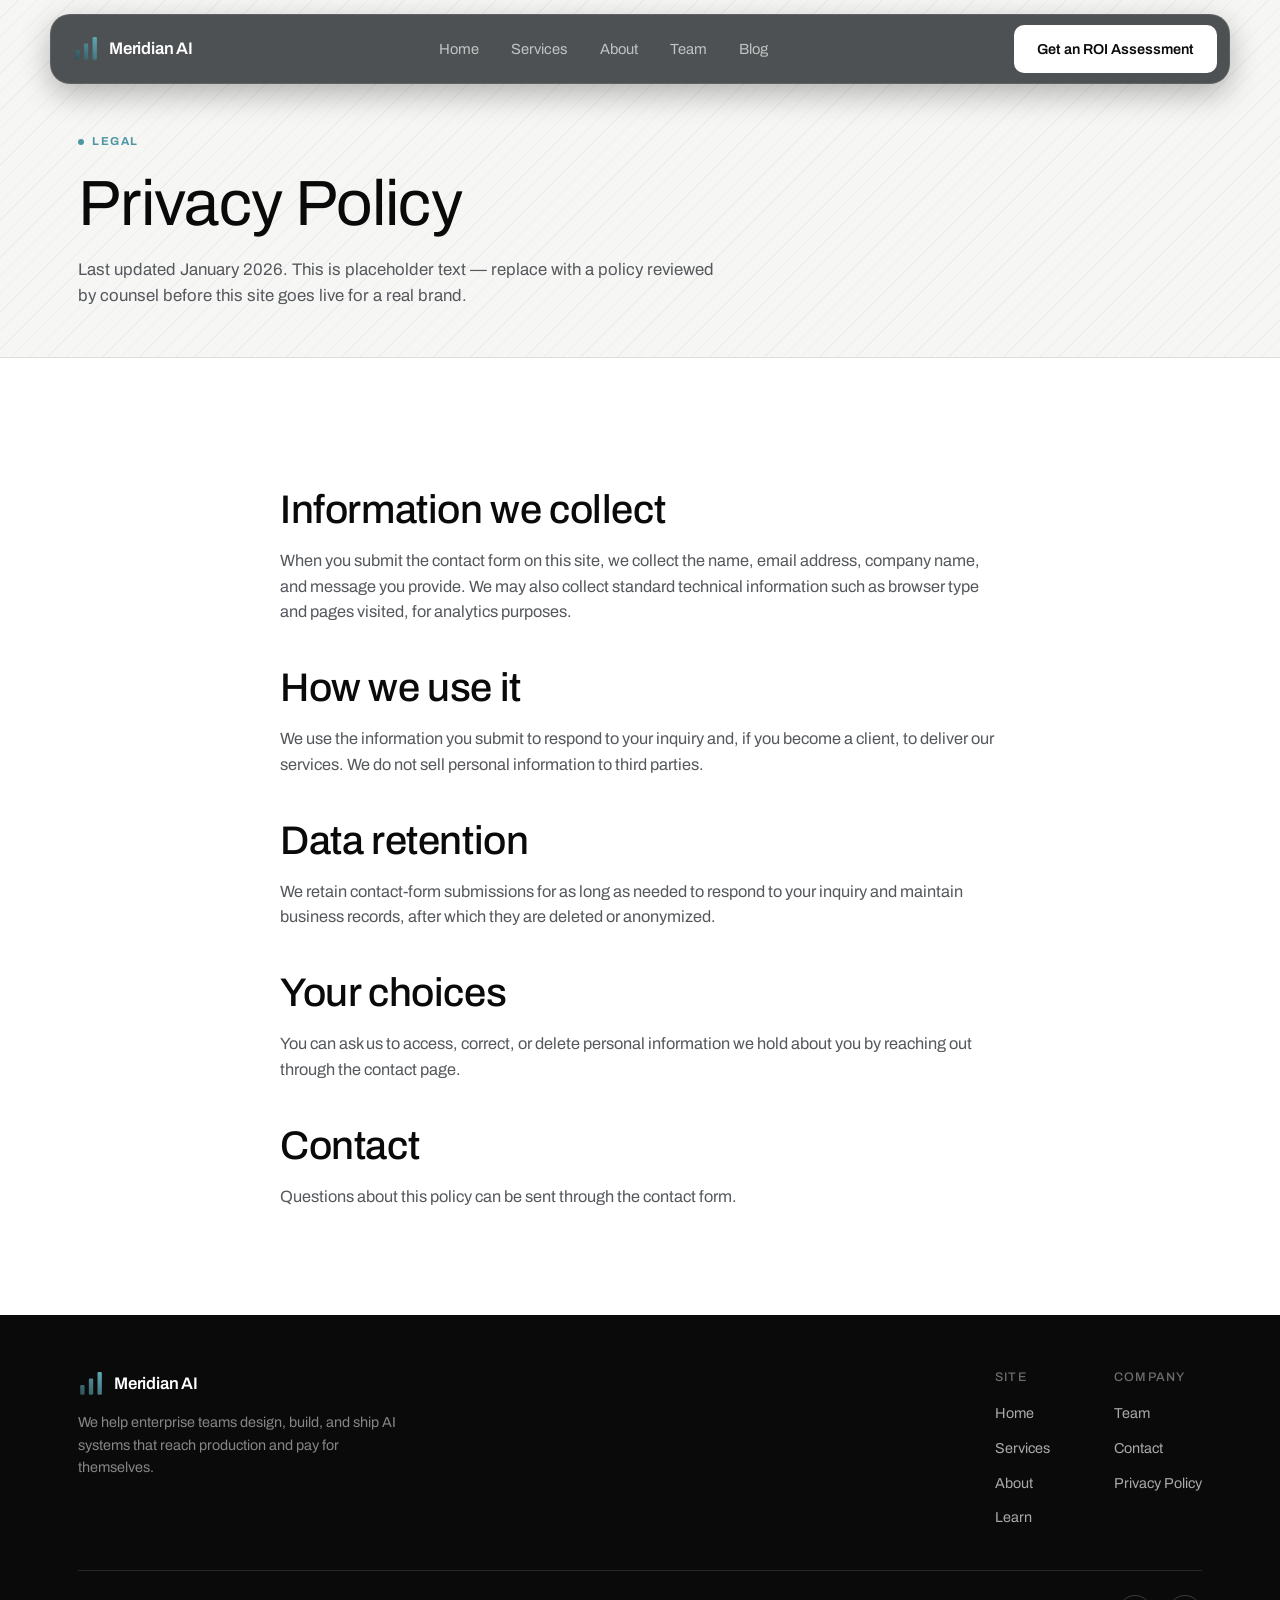
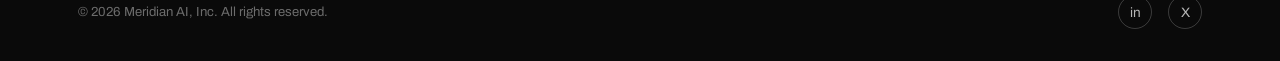
<file: privacy.html>
<!doctype html>
<html lang="en">
<head>
<meta charset="utf-8" />
<meta name="viewport" content="width=device-width, initial-scale=1" />
<title>Privacy Policy — Meridian AI</title>
<link rel="icon" href="data:image/svg+xml,<svg xmlns=%22http://www.w3.org/2000/svg%22 viewBox=%220 0 32 32%22><rect width=%2232%22 height=%2232%22 rx=%228%22 fill=%22%2304060a%22/><rect x=%227%22 y=%2216%22 width=%225%22 height=%2211%22 rx=%221%22 fill=%22%2363acb8%22/><rect x=%2214%22 y=%2210%22 width=%225%22 height=%2217%22 rx=%221%22 fill=%22%2363acb8%22/><rect x=%2221%22 y=%224%22 width=%225%22 height=%2223%22 rx=%221%22 fill=%22%2363acb8%22/></svg>" />
<link rel="preconnect" href="https://fonts.googleapis.com">
<link href="https://fonts.googleapis.com/css2?family=Archivo:wght@400;500;600;700&display=swap" rel="stylesheet">
<link rel="stylesheet" href="assets/styles.css" />
</head>
<body>

<header class="site-header">
  <nav class="nav">
    <a href="index.html" class="brand"><span class="mark"><svg viewBox="0 0 24 24" xmlns="http://www.w3.org/2000/svg" aria-hidden="true"><rect x="2" y="13" width="4" height="9" rx="1" fill="url(#mgrad)"/><rect x="10" y="7" width="4" height="15" rx="1" fill="url(#mgrad)"/><rect x="18" y="1" width="4" height="21" rx="1" fill="url(#mgrad)"/><defs><linearGradient id="mgrad" x1="0" y1="22" x2="22" y2="0" gradientUnits="userSpaceOnUse"><stop stop-color="#2c4a52"/><stop offset="1" stop-color="#63acb8"/></linearGradient></defs></svg></span> Meridian AI</a>
    <ul class="nav-links">
      <li><a href="index.html">Home</a></li>
      <li><a href="services.html">Services</a></li>
      <li><a href="about.html">About</a></li>
      <li><a href="team.html">Team</a></li>
      <li><a href="blog.html">Blog</a></li>
    </ul>
    <div class="nav-actions">
      <a href="contact.html" class="btn btn-primary">Get an ROI Assessment</a>
      <button class="menu-toggle" aria-label="Toggle menu">☰</button>
    </div>
  </nav>
</header>

<main>
  <section class="page-hero section-striped">
    <div class="wrap">
      <div class="eyebrow">Legal</div>
      <h1>Privacy Policy</h1>
      <p class="lede">Last updated January 2026. This is placeholder text — replace with a policy reviewed by counsel before this site goes live for a real brand.</p>
    </div>
  </section>

  <section>
    <div class="wrap">
      <article class="prose">
        <h2>Information we collect</h2>
        <p>When you submit the contact form on this site, we collect the name, email address, company name, and message you provide. We may also collect standard technical information such as browser type and pages visited, for analytics purposes.</p>

        <h2>How we use it</h2>
        <p>We use the information you submit to respond to your inquiry and, if you become a client, to deliver our services. We do not sell personal information to third parties.</p>

        <h2>Data retention</h2>
        <p>We retain contact-form submissions for as long as needed to respond to your inquiry and maintain business records, after which they are deleted or anonymized.</p>

        <h2>Your choices</h2>
        <p>You can ask us to access, correct, or delete personal information we hold about you by reaching out through the contact page.</p>

        <h2>Contact</h2>
        <p>Questions about this policy can be sent through the contact form.</p>
      </article>
    </div>
  </section>
</main>

<footer class="site-footer">
  <div class="wrap">
    <div class="footer-top">
      <div class="footer-brand">
        <a href="index.html" class="brand"><span class="mark"><svg viewBox="0 0 24 24" xmlns="http://www.w3.org/2000/svg" aria-hidden="true"><rect x="2" y="13" width="4" height="9" rx="1" fill="url(#mgrad)"/><rect x="10" y="7" width="4" height="15" rx="1" fill="url(#mgrad)"/><rect x="18" y="1" width="4" height="21" rx="1" fill="url(#mgrad)"/><defs><linearGradient id="mgrad" x1="0" y1="22" x2="22" y2="0" gradientUnits="userSpaceOnUse"><stop stop-color="#2c4a52"/><stop offset="1" stop-color="#63acb8"/></linearGradient></defs></svg></span> Meridian AI</a>
        <p>We help enterprise teams design, build, and ship AI systems that reach production and pay for themselves.</p>
      </div>
      <div class="footer-cols">
        <div class="footer-col">
          <h4>Site</h4>
          <ul>
            <li><a href="index.html">Home</a></li>
            <li><a href="services.html">Services</a></li>
            <li><a href="about.html">About</a></li>
            <li><a href="blog.html">Learn</a></li>
          </ul>
        </div>
        <div class="footer-col">
          <h4>Company</h4>
          <ul>
            <li><a href="team.html">Team</a></li>
            <li><a href="contact.html">Contact</a></li>
            <li><a href="privacy.html">Privacy Policy</a></li>
          </ul>
        </div>
      </div>
    </div>
    <div class="footer-bottom">
      <div>© <span data-year>2026</span> Meridian AI, Inc. All rights reserved.</div>
      <div class="social-row">
        <a href="#" aria-label="LinkedIn">in</a>
        <a href="#" aria-label="X">X</a>
      </div>
    </div>
  </div>
</footer>

<script src="assets/main.js"></script>
</body>
</html>
</file>
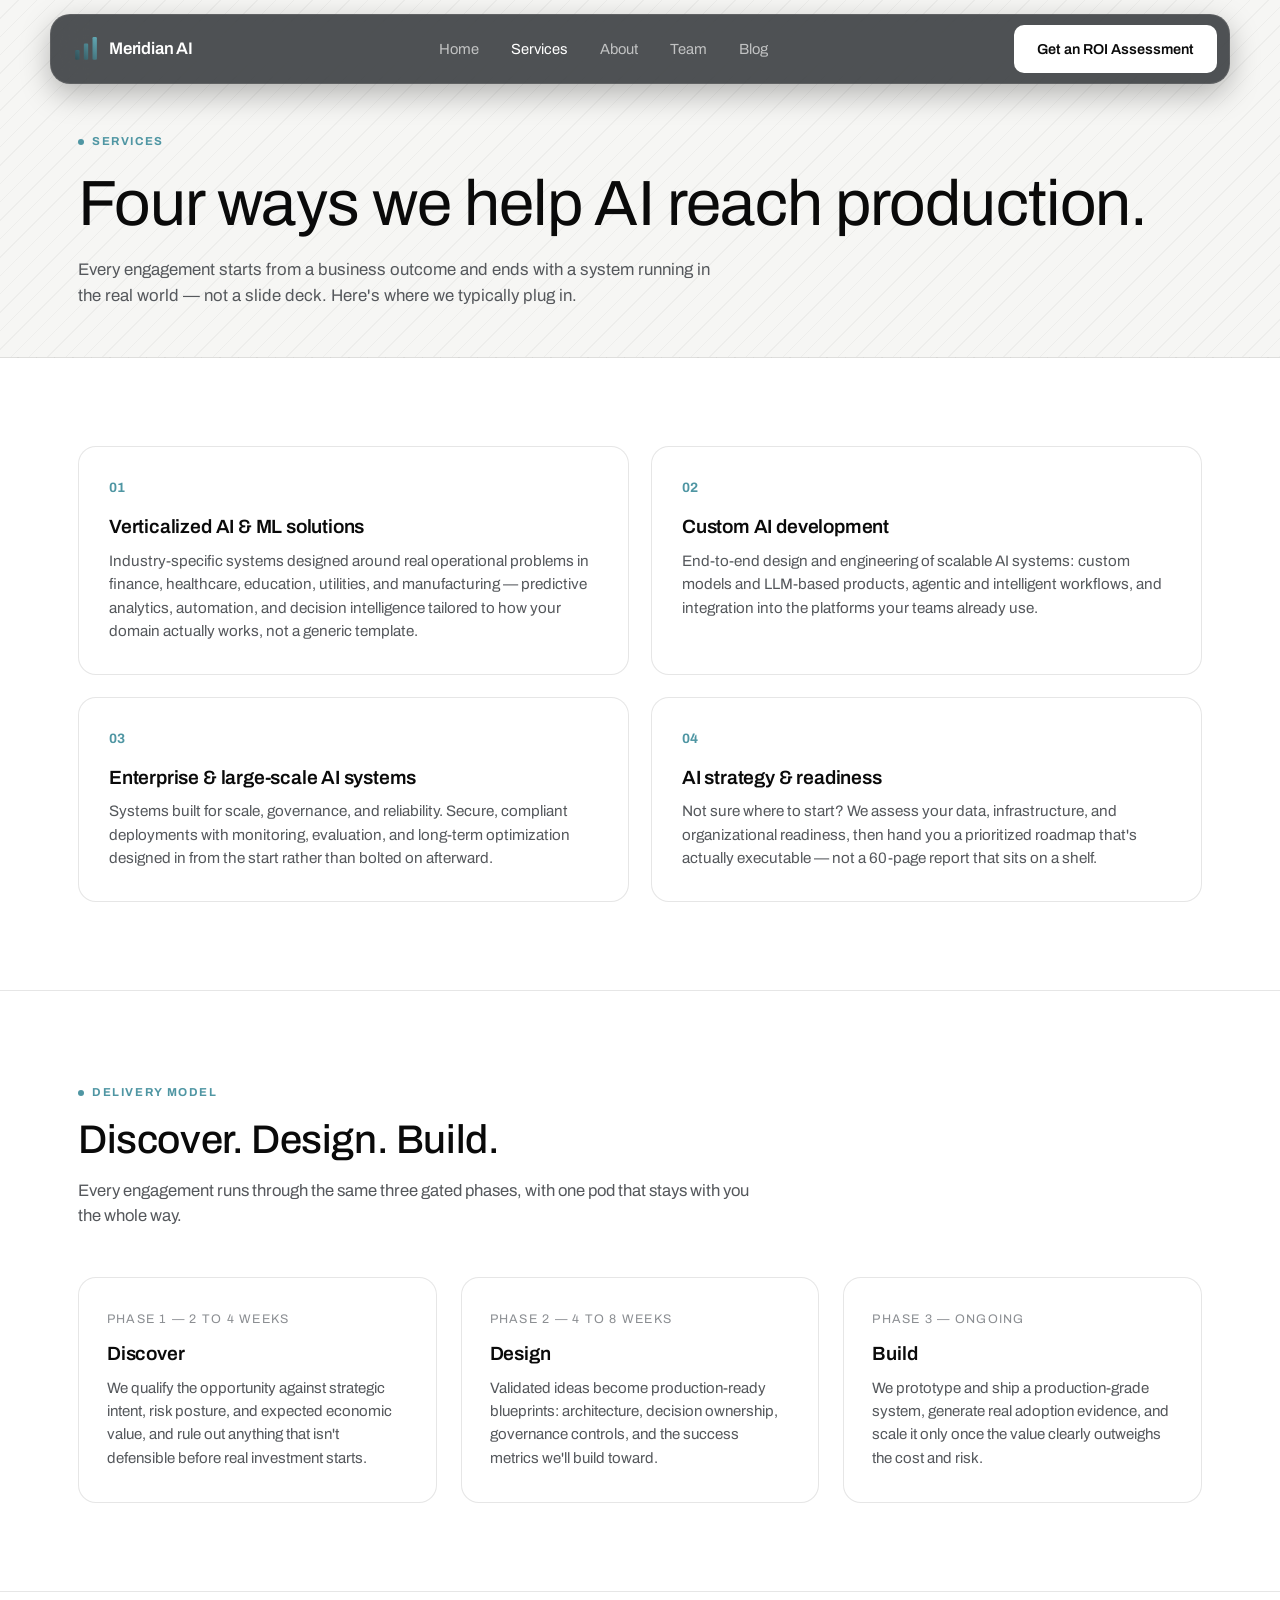
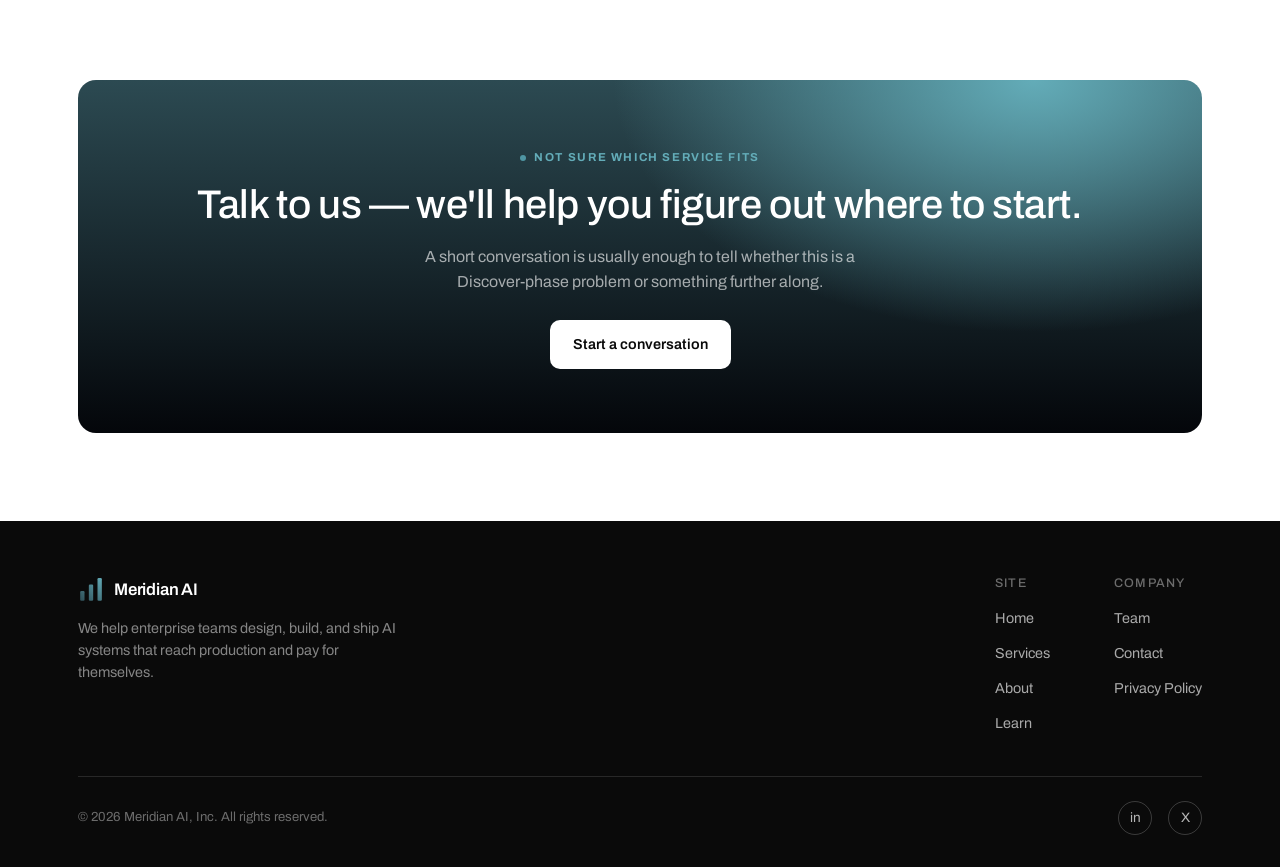
<file: services.html>
<!doctype html>
<html lang="en">
<head>
<meta charset="utf-8" />
<meta name="viewport" content="width=device-width, initial-scale=1" />
<title>Services — Meridian AI</title>
<meta name="description" content="What Meridian AI builds: verticalized AI systems, custom AI and LLM development, enterprise-scale infrastructure, and AI strategy and readiness." />
<link rel="icon" href="data:image/svg+xml,<svg xmlns=%22http://www.w3.org/2000/svg%22 viewBox=%220 0 32 32%22><rect width=%2232%22 height=%2232%22 rx=%228%22 fill=%22%2304060a%22/><rect x=%227%22 y=%2216%22 width=%225%22 height=%2211%22 rx=%221%22 fill=%22%2363acb8%22/><rect x=%2214%22 y=%2210%22 width=%225%22 height=%2217%22 rx=%221%22 fill=%22%2363acb8%22/><rect x=%2221%22 y=%224%22 width=%225%22 height=%2223%22 rx=%221%22 fill=%22%2363acb8%22/></svg>" />
<link rel="preconnect" href="https://fonts.googleapis.com">
<link href="https://fonts.googleapis.com/css2?family=Archivo:wght@400;500;600;700&display=swap" rel="stylesheet">
<link rel="stylesheet" href="assets/styles.css" />
</head>
<body>

<header class="site-header">
  <nav class="nav">
    <a href="index.html" class="brand"><span class="mark"><svg viewBox="0 0 24 24" xmlns="http://www.w3.org/2000/svg" aria-hidden="true"><rect x="2" y="13" width="4" height="9" rx="1" fill="url(#mgrad)"/><rect x="10" y="7" width="4" height="15" rx="1" fill="url(#mgrad)"/><rect x="18" y="1" width="4" height="21" rx="1" fill="url(#mgrad)"/><defs><linearGradient id="mgrad" x1="0" y1="22" x2="22" y2="0" gradientUnits="userSpaceOnUse"><stop stop-color="#2c4a52"/><stop offset="1" stop-color="#63acb8"/></linearGradient></defs></svg></span> Meridian AI</a>
    <ul class="nav-links">
      <li><a href="index.html">Home</a></li>
      <li><a href="services.html" class="active">Services</a></li>
      <li><a href="about.html">About</a></li>
      <li><a href="team.html">Team</a></li>
      <li><a href="blog.html">Blog</a></li>
    </ul>
    <div class="nav-actions">
      <a href="contact.html" class="btn btn-primary">Get an ROI Assessment</a>
      <button class="menu-toggle" aria-label="Toggle menu">☰</button>
    </div>
  </nav>
</header>

<main>
  <section class="page-hero section-striped">
    <div class="wrap">
      <div class="eyebrow">Services</div>
      <h1>Four ways we help AI reach production.</h1>
      <p class="lede">Every engagement starts from a business outcome and ends with a system running in the real world — not a slide deck. Here's where we typically plug in.</p>
    </div>
  </section>

  <section>
    <div class="wrap">
      <div class="grid grid-2">
        <div class="card">
          <div class="num">01</div>
          <h3>Verticalized AI &amp; ML solutions</h3>
          <p>Industry-specific systems designed around real operational problems in finance, healthcare, education, utilities, and manufacturing — predictive analytics, automation, and decision intelligence tailored to how your domain actually works, not a generic template.</p>
        </div>
        <div class="card">
          <div class="num">02</div>
          <h3>Custom AI development</h3>
          <p>End-to-end design and engineering of scalable AI systems: custom models and LLM-based products, agentic and intelligent workflows, and integration into the platforms your teams already use.</p>
        </div>
        <div class="card">
          <div class="num">03</div>
          <h3>Enterprise &amp; large-scale AI systems</h3>
          <p>Systems built for scale, governance, and reliability. Secure, compliant deployments with monitoring, evaluation, and long-term optimization designed in from the start rather than bolted on afterward.</p>
        </div>
        <div class="card">
          <div class="num">04</div>
          <h3>AI strategy &amp; readiness</h3>
          <p>Not sure where to start? We assess your data, infrastructure, and organizational readiness, then hand you a prioritized roadmap that's actually executable — not a 60-page report that sits on a shelf.</p>
        </div>
      </div>
    </div>
  </section>

  <hr class="divider" />

  <section>
    <div class="wrap">
      <div class="section-header">
        <div class="eyebrow">Delivery model</div>
        <h2>Discover. Design. Build.</h2>
        <p>Every engagement runs through the same three gated phases, with one pod that stays with you the whole way.</p>
      </div>
      <div class="phase-grid">
        <div class="phase-card">
          <div class="phase-index">Phase 1 — 2 to 4 weeks</div>
          <h3>Discover</h3>
          <p>We qualify the opportunity against strategic intent, risk posture, and expected economic value, and rule out anything that isn't defensible before real investment starts.</p>
        </div>
        <div class="phase-card">
          <div class="phase-index">Phase 2 — 4 to 8 weeks</div>
          <h3>Design</h3>
          <p>Validated ideas become production-ready blueprints: architecture, decision ownership, governance controls, and the success metrics we'll build toward.</p>
        </div>
        <div class="phase-card">
          <div class="phase-index">Phase 3 — ongoing</div>
          <h3>Build</h3>
          <p>We prototype and ship a production-grade system, generate real adoption evidence, and scale it only once the value clearly outweighs the cost and risk.</p>
        </div>
      </div>
    </div>
  </section>

  <hr class="divider" />

  <section>
    <div class="wrap">
      <div class="cta-panel on-dark" style="grid-template-columns: 1fr; text-align:center;">
        <div>
          <div class="eyebrow">Not sure which service fits</div>
          <h2>Talk to us — we'll help you figure out where to start.</h2>
          <p style="margin: 18px auto 0; max-width: 480px;">A short conversation is usually enough to tell whether this is a Discover-phase problem or something further along.</p>
          <a href="contact.html" class="btn btn-primary" style="margin-top: 26px;">Start a conversation</a>
        </div>
      </div>
    </div>
  </section>
</main>

<footer class="site-footer">
  <div class="wrap">
    <div class="footer-top">
      <div class="footer-brand">
        <a href="index.html" class="brand"><span class="mark"><svg viewBox="0 0 24 24" xmlns="http://www.w3.org/2000/svg" aria-hidden="true"><rect x="2" y="13" width="4" height="9" rx="1" fill="url(#mgrad)"/><rect x="10" y="7" width="4" height="15" rx="1" fill="url(#mgrad)"/><rect x="18" y="1" width="4" height="21" rx="1" fill="url(#mgrad)"/><defs><linearGradient id="mgrad" x1="0" y1="22" x2="22" y2="0" gradientUnits="userSpaceOnUse"><stop stop-color="#2c4a52"/><stop offset="1" stop-color="#63acb8"/></linearGradient></defs></svg></span> Meridian AI</a>
        <p>We help enterprise teams design, build, and ship AI systems that reach production and pay for themselves.</p>
      </div>
      <div class="footer-cols">
        <div class="footer-col">
          <h4>Site</h4>
          <ul>
            <li><a href="index.html">Home</a></li>
            <li><a href="services.html">Services</a></li>
            <li><a href="about.html">About</a></li>
            <li><a href="blog.html">Learn</a></li>
          </ul>
        </div>
        <div class="footer-col">
          <h4>Company</h4>
          <ul>
            <li><a href="team.html">Team</a></li>
            <li><a href="contact.html">Contact</a></li>
            <li><a href="privacy.html">Privacy Policy</a></li>
          </ul>
        </div>
      </div>
    </div>
    <div class="footer-bottom">
      <div>© <span data-year>2026</span> Meridian AI, Inc. All rights reserved.</div>
      <div class="social-row">
        <a href="#" aria-label="LinkedIn">in</a>
        <a href="#" aria-label="X">X</a>
      </div>
    </div>
  </div>
</footer>

<script src="assets/main.js"></script>
</body>
</html>
</file>
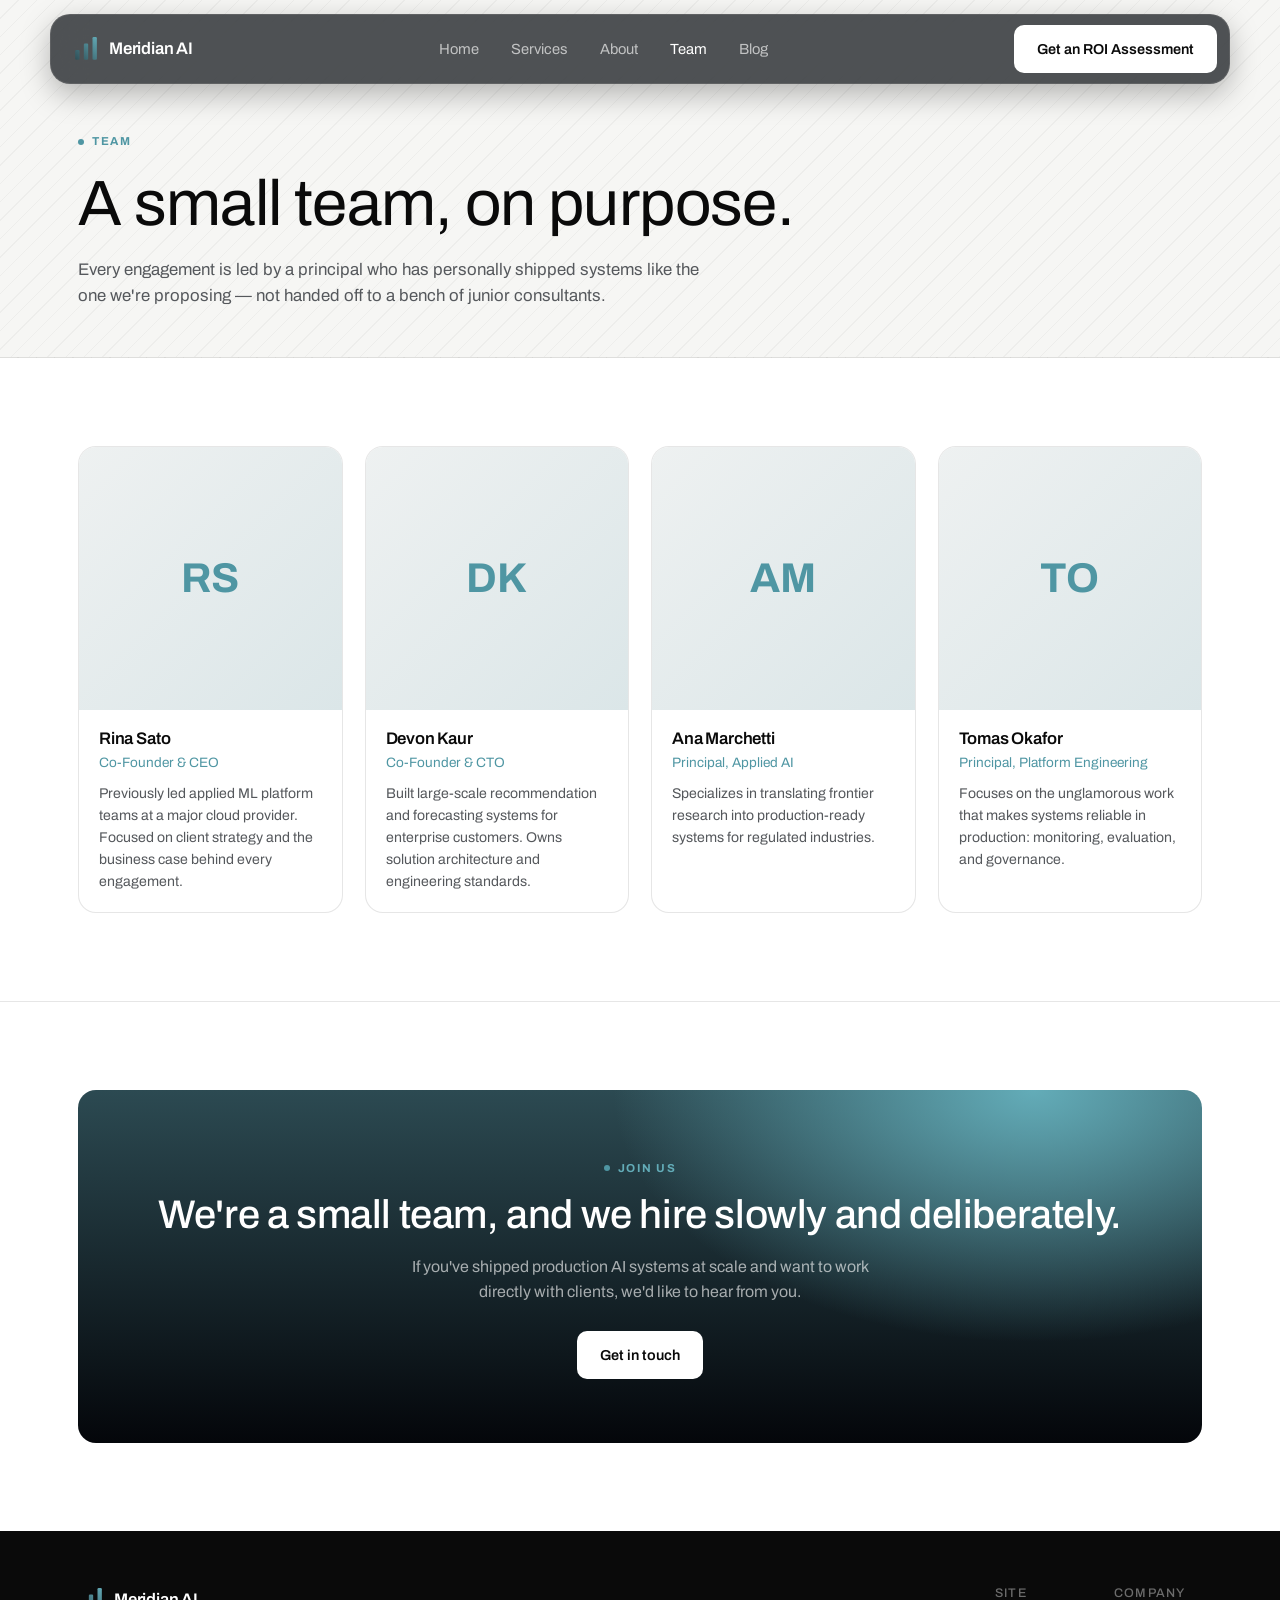
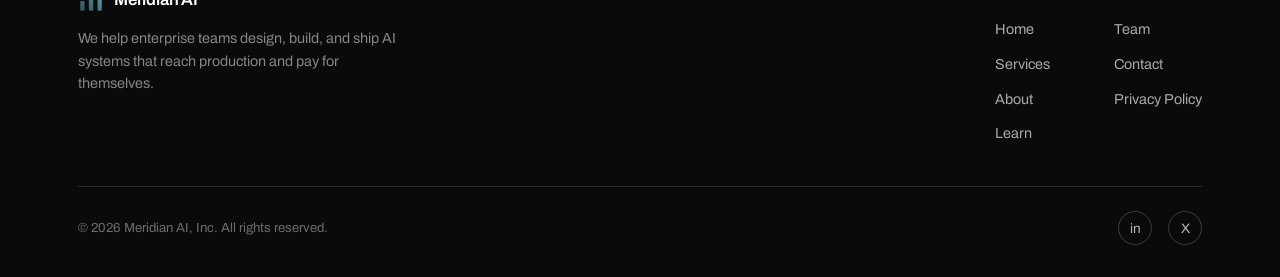
<file: team.html>
<!doctype html>
<html lang="en">
<head>
<meta charset="utf-8" />
<meta name="viewport" content="width=device-width, initial-scale=1" />
<title>Team — Meridian AI</title>
<meta name="description" content="The Meridian AI team — operators who've built and shipped large-scale systems at major technology companies." />
<link rel="icon" href="data:image/svg+xml,<svg xmlns=%22http://www.w3.org/2000/svg%22 viewBox=%220 0 32 32%22><rect width=%2232%22 height=%2232%22 rx=%228%22 fill=%22%2304060a%22/><rect x=%227%22 y=%2216%22 width=%225%22 height=%2211%22 rx=%221%22 fill=%22%2363acb8%22/><rect x=%2214%22 y=%2210%22 width=%225%22 height=%2217%22 rx=%221%22 fill=%22%2363acb8%22/><rect x=%2221%22 y=%224%22 width=%225%22 height=%2223%22 rx=%221%22 fill=%22%2363acb8%22/></svg>" />
<link rel="preconnect" href="https://fonts.googleapis.com">
<link href="https://fonts.googleapis.com/css2?family=Archivo:wght@400;500;600;700&display=swap" rel="stylesheet">
<link rel="stylesheet" href="assets/styles.css" />
</head>
<body>

<header class="site-header">
  <nav class="nav">
    <a href="index.html" class="brand"><span class="mark"><svg viewBox="0 0 24 24" xmlns="http://www.w3.org/2000/svg" aria-hidden="true"><rect x="2" y="13" width="4" height="9" rx="1" fill="url(#mgrad)"/><rect x="10" y="7" width="4" height="15" rx="1" fill="url(#mgrad)"/><rect x="18" y="1" width="4" height="21" rx="1" fill="url(#mgrad)"/><defs><linearGradient id="mgrad" x1="0" y1="22" x2="22" y2="0" gradientUnits="userSpaceOnUse"><stop stop-color="#2c4a52"/><stop offset="1" stop-color="#63acb8"/></linearGradient></defs></svg></span> Meridian AI</a>
    <ul class="nav-links">
      <li><a href="index.html">Home</a></li>
      <li><a href="services.html">Services</a></li>
      <li><a href="about.html">About</a></li>
      <li><a href="team.html" class="active">Team</a></li>
      <li><a href="blog.html">Blog</a></li>
    </ul>
    <div class="nav-actions">
      <a href="contact.html" class="btn btn-primary">Get an ROI Assessment</a>
      <button class="menu-toggle" aria-label="Toggle menu">☰</button>
    </div>
  </nav>
</header>

<main>
  <section class="page-hero section-striped">
    <div class="wrap">
      <div class="eyebrow">Team</div>
      <h1>A small team, on purpose.</h1>
      <p class="lede">Every engagement is led by a principal who has personally shipped systems like the one we're proposing — not handed off to a bench of junior consultants.</p>
    </div>
  </section>

  <section>
    <div class="wrap">
      <div class="team-grid">
        <div class="team-card">
          <div class="team-photo">RS</div>
          <div class="team-info">
            <h3>Rina Sato</h3>
            <div class="role">Co-Founder &amp; CEO</div>
            <p class="bio">Previously led applied ML platform teams at a major cloud provider. Focused on client strategy and the business case behind every engagement.</p>
          </div>
        </div>
        <div class="team-card">
          <div class="team-photo">DK</div>
          <div class="team-info">
            <h3>Devon Kaur</h3>
            <div class="role">Co-Founder &amp; CTO</div>
            <p class="bio">Built large-scale recommendation and forecasting systems for enterprise customers. Owns solution architecture and engineering standards.</p>
          </div>
        </div>
        <div class="team-card">
          <div class="team-photo">AM</div>
          <div class="team-info">
            <h3>Ana Marchetti</h3>
            <div class="role">Principal, Applied AI</div>
            <p class="bio">Specializes in translating frontier research into production-ready systems for regulated industries.</p>
          </div>
        </div>
        <div class="team-card">
          <div class="team-photo">TO</div>
          <div class="team-info">
            <h3>Tomas Okafor</h3>
            <div class="role">Principal, Platform Engineering</div>
            <p class="bio">Focuses on the unglamorous work that makes systems reliable in production: monitoring, evaluation, and governance.</p>
          </div>
        </div>
      </div>
    </div>
  </section>

  <hr class="divider" />

  <section>
    <div class="wrap">
      <div class="cta-panel on-dark" style="grid-template-columns: 1fr; text-align:center;">
        <div>
          <div class="eyebrow">Join us</div>
          <h2>We're a small team, and we hire slowly and deliberately.</h2>
          <p style="margin: 18px auto 0; max-width: 480px;">If you've shipped production AI systems at scale and want to work directly with clients, we'd like to hear from you.</p>
          <a href="contact.html" class="btn btn-primary" style="margin-top: 26px;">Get in touch</a>
        </div>
      </div>
    </div>
  </section>
</main>

<footer class="site-footer">
  <div class="wrap">
    <div class="footer-top">
      <div class="footer-brand">
        <a href="index.html" class="brand"><span class="mark"><svg viewBox="0 0 24 24" xmlns="http://www.w3.org/2000/svg" aria-hidden="true"><rect x="2" y="13" width="4" height="9" rx="1" fill="url(#mgrad)"/><rect x="10" y="7" width="4" height="15" rx="1" fill="url(#mgrad)"/><rect x="18" y="1" width="4" height="21" rx="1" fill="url(#mgrad)"/><defs><linearGradient id="mgrad" x1="0" y1="22" x2="22" y2="0" gradientUnits="userSpaceOnUse"><stop stop-color="#2c4a52"/><stop offset="1" stop-color="#63acb8"/></linearGradient></defs></svg></span> Meridian AI</a>
        <p>We help enterprise teams design, build, and ship AI systems that reach production and pay for themselves.</p>
      </div>
      <div class="footer-cols">
        <div class="footer-col">
          <h4>Site</h4>
          <ul>
            <li><a href="index.html">Home</a></li>
            <li><a href="services.html">Services</a></li>
            <li><a href="about.html">About</a></li>
            <li><a href="blog.html">Learn</a></li>
          </ul>
        </div>
        <div class="footer-col">
          <h4>Company</h4>
          <ul>
            <li><a href="team.html">Team</a></li>
            <li><a href="contact.html">Contact</a></li>
            <li><a href="privacy.html">Privacy Policy</a></li>
          </ul>
        </div>
      </div>
    </div>
    <div class="footer-bottom">
      <div>© <span data-year>2026</span> Meridian AI, Inc. All rights reserved.</div>
      <div class="social-row">
        <a href="#" aria-label="LinkedIn">in</a>
        <a href="#" aria-label="X">X</a>
      </div>
    </div>
  </div>
</footer>

<script src="assets/main.js"></script>
</body>
</html>
</file>
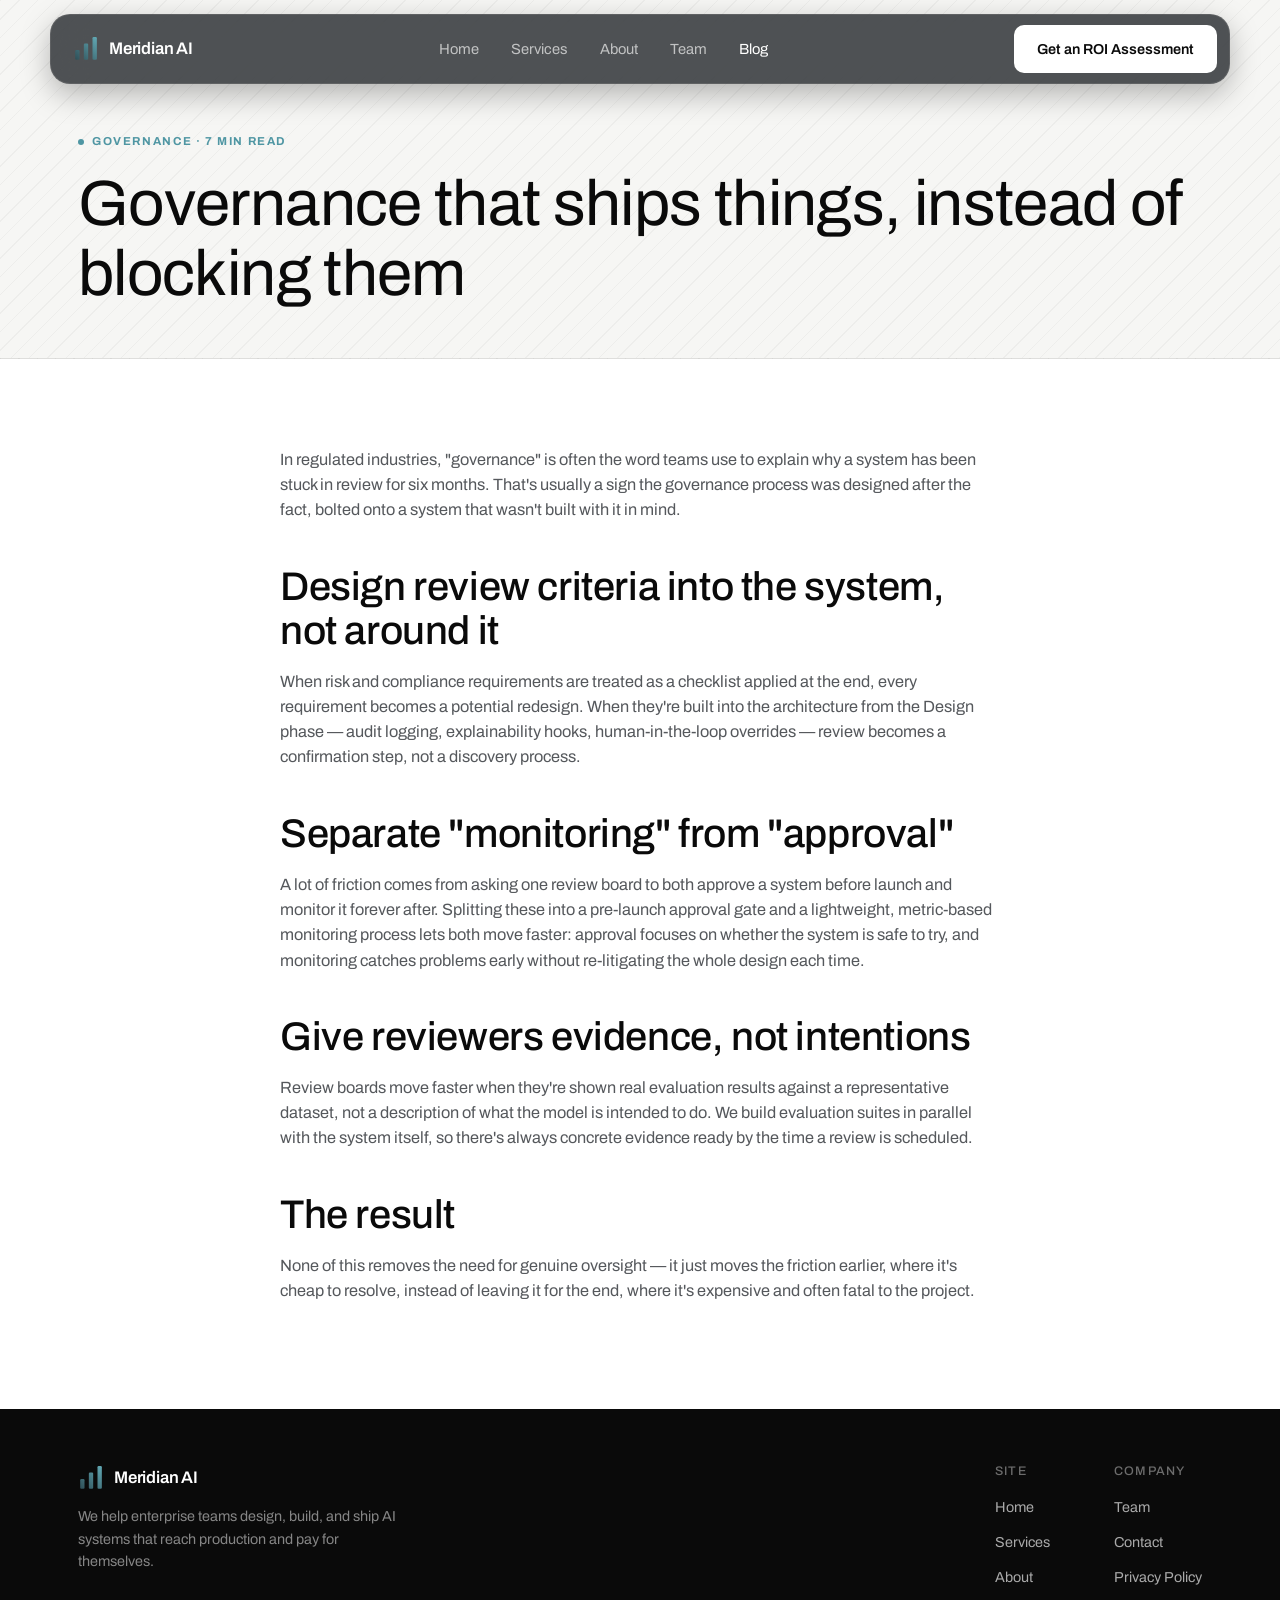
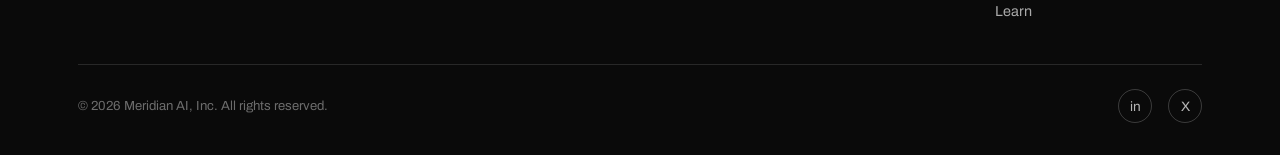
<file: blog/governance-that-ships.html>
<!doctype html>
<html lang="en">
<head>
<meta charset="utf-8" />
<meta name="viewport" content="width=device-width, initial-scale=1" />
<title>Governance that ships things — Meridian AI</title>
<link rel="icon" href="data:image/svg+xml,<svg xmlns=%22http://www.w3.org/2000/svg%22 viewBox=%220 0 32 32%22><rect width=%2232%22 height=%2232%22 rx=%228%22 fill=%22%2304060a%22/><rect x=%227%22 y=%2216%22 width=%225%22 height=%2211%22 rx=%221%22 fill=%22%2363acb8%22/><rect x=%2214%22 y=%2210%22 width=%225%22 height=%2217%22 rx=%221%22 fill=%22%2363acb8%22/><rect x=%2221%22 y=%224%22 width=%225%22 height=%2223%22 rx=%221%22 fill=%22%2363acb8%22/></svg>" />
<link rel="preconnect" href="https://fonts.googleapis.com">
<link href="https://fonts.googleapis.com/css2?family=Archivo:wght@400;500;600;700&display=swap" rel="stylesheet">
<link rel="stylesheet" href="../assets/styles.css" />
</head>
<body>

<header class="site-header">
  <nav class="nav">
    <a href="../index.html" class="brand"><span class="mark"><svg viewBox="0 0 24 24" xmlns="http://www.w3.org/2000/svg" aria-hidden="true"><rect x="2" y="13" width="4" height="9" rx="1" fill="url(#mgrad)"/><rect x="10" y="7" width="4" height="15" rx="1" fill="url(#mgrad)"/><rect x="18" y="1" width="4" height="21" rx="1" fill="url(#mgrad)"/><defs><linearGradient id="mgrad" x1="0" y1="22" x2="22" y2="0" gradientUnits="userSpaceOnUse"><stop stop-color="#2c4a52"/><stop offset="1" stop-color="#63acb8"/></linearGradient></defs></svg></span> Meridian AI</a>
    <ul class="nav-links">
      <li><a href="../index.html">Home</a></li>
      <li><a href="../services.html">Services</a></li>
      <li><a href="../about.html">About</a></li>
      <li><a href="../team.html">Team</a></li>
      <li><a href="../blog.html" class="active">Blog</a></li>
    </ul>
    <div class="nav-actions">
      <a href="../contact.html" class="btn btn-primary">Get an ROI Assessment</a>
      <button class="menu-toggle" aria-label="Toggle menu">☰</button>
    </div>
  </nav>
</header>

<main>
  <section class="page-hero section-striped">
    <div class="wrap">
      <div class="eyebrow">Governance · 7 min read</div>
      <h1>Governance that ships things, instead of blocking them</h1>
    </div>
  </section>

  <section>
    <div class="wrap">
      <article class="prose">
        <p>In regulated industries, "governance" is often the word teams use to explain why a system has been stuck in review for six months. That's usually a sign the governance process was designed after the fact, bolted onto a system that wasn't built with it in mind.</p>

        <h2>Design review criteria into the system, not around it</h2>
        <p>When risk and compliance requirements are treated as a checklist applied at the end, every requirement becomes a potential redesign. When they're built into the architecture from the Design phase — audit logging, explainability hooks, human-in-the-loop overrides — review becomes a confirmation step, not a discovery process.</p>

        <h2>Separate "monitoring" from "approval"</h2>
        <p>A lot of friction comes from asking one review board to both approve a system before launch and monitor it forever after. Splitting these into a pre-launch approval gate and a lightweight, metric-based monitoring process lets both move faster: approval focuses on whether the system is safe to try, and monitoring catches problems early without re-litigating the whole design each time.</p>

        <h2>Give reviewers evidence, not intentions</h2>
        <p>Review boards move faster when they're shown real evaluation results against a representative dataset, not a description of what the model is intended to do. We build evaluation suites in parallel with the system itself, so there's always concrete evidence ready by the time a review is scheduled.</p>

        <h2>The result</h2>
        <p>None of this removes the need for genuine oversight — it just moves the friction earlier, where it's cheap to resolve, instead of leaving it for the end, where it's expensive and often fatal to the project.</p>
      </article>
    </div>
  </section>
</main>

<footer class="site-footer">
  <div class="wrap">
    <div class="footer-top">
      <div class="footer-brand">
        <a href="../index.html" class="brand"><span class="mark"><svg viewBox="0 0 24 24" xmlns="http://www.w3.org/2000/svg" aria-hidden="true"><rect x="2" y="13" width="4" height="9" rx="1" fill="url(#mgrad)"/><rect x="10" y="7" width="4" height="15" rx="1" fill="url(#mgrad)"/><rect x="18" y="1" width="4" height="21" rx="1" fill="url(#mgrad)"/><defs><linearGradient id="mgrad" x1="0" y1="22" x2="22" y2="0" gradientUnits="userSpaceOnUse"><stop stop-color="#2c4a52"/><stop offset="1" stop-color="#63acb8"/></linearGradient></defs></svg></span> Meridian AI</a>
        <p>We help enterprise teams design, build, and ship AI systems that reach production and pay for themselves.</p>
      </div>
      <div class="footer-cols">
        <div class="footer-col">
          <h4>Site</h4>
          <ul>
            <li><a href="../index.html">Home</a></li>
            <li><a href="../services.html">Services</a></li>
            <li><a href="../about.html">About</a></li>
            <li><a href="../blog.html">Learn</a></li>
          </ul>
        </div>
        <div class="footer-col">
          <h4>Company</h4>
          <ul>
            <li><a href="../team.html">Team</a></li>
            <li><a href="../contact.html">Contact</a></li>
            <li><a href="../privacy.html">Privacy Policy</a></li>
          </ul>
        </div>
      </div>
    </div>
    <div class="footer-bottom">
      <div>© <span data-year>2026</span> Meridian AI, Inc. All rights reserved.</div>
      <div class="social-row">
        <a href="#" aria-label="LinkedIn">in</a>
        <a href="#" aria-label="X">X</a>
      </div>
    </div>
  </div>
</footer>

<script src="../assets/main.js"></script>
</body>
</html>
</file>
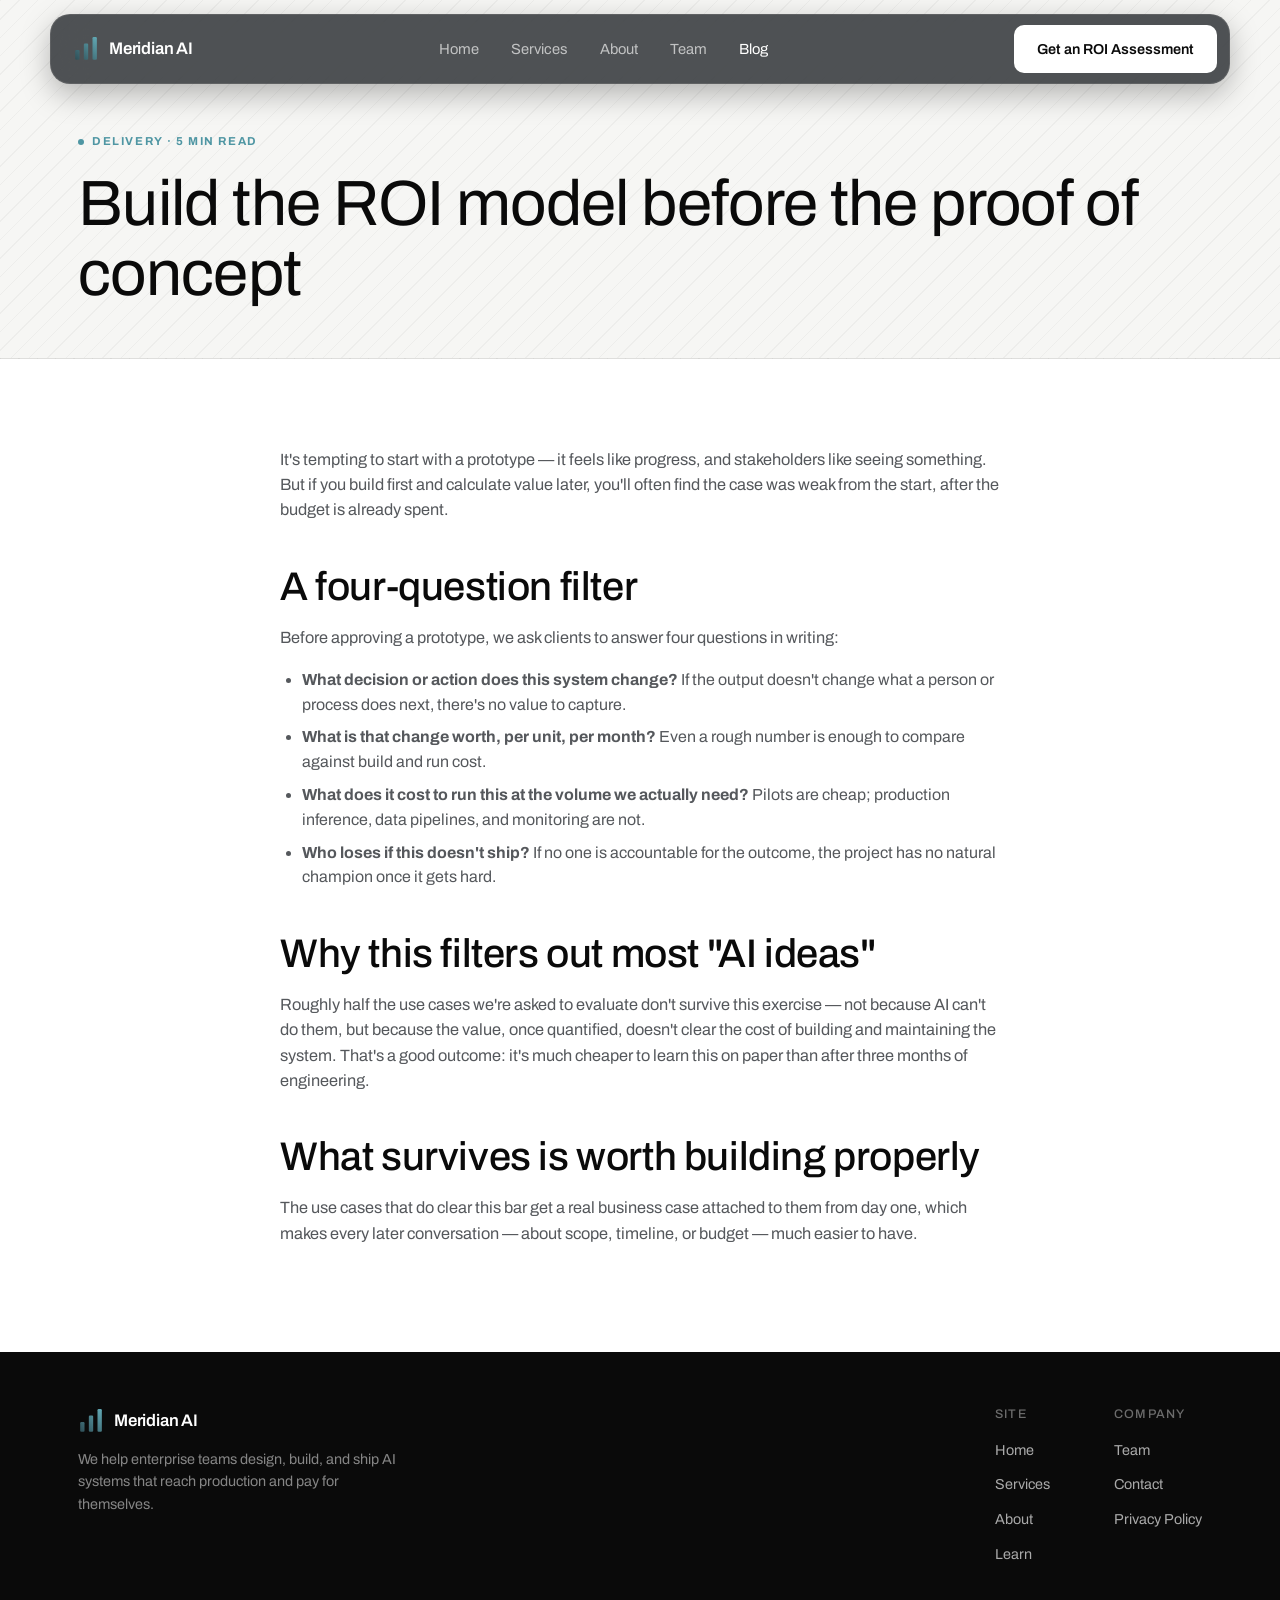
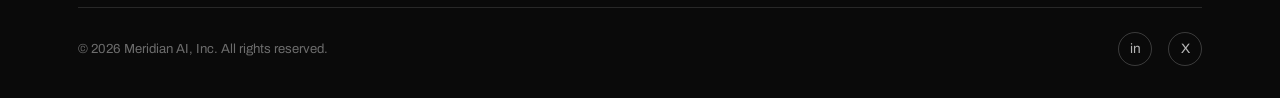
<file: blog/roi-before-poc.html>
<!doctype html>
<html lang="en">
<head>
<meta charset="utf-8" />
<meta name="viewport" content="width=device-width, initial-scale=1" />
<title>Build the ROI model before the proof of concept — Meridian AI</title>
<link rel="icon" href="data:image/svg+xml,<svg xmlns=%22http://www.w3.org/2000/svg%22 viewBox=%220 0 32 32%22><rect width=%2232%22 height=%2232%22 rx=%228%22 fill=%22%2304060a%22/><rect x=%227%22 y=%2216%22 width=%225%22 height=%2211%22 rx=%221%22 fill=%22%2363acb8%22/><rect x=%2214%22 y=%2210%22 width=%225%22 height=%2217%22 rx=%221%22 fill=%22%2363acb8%22/><rect x=%2221%22 y=%224%22 width=%225%22 height=%2223%22 rx=%221%22 fill=%22%2363acb8%22/></svg>" />
<link rel="preconnect" href="https://fonts.googleapis.com">
<link href="https://fonts.googleapis.com/css2?family=Archivo:wght@400;500;600;700&display=swap" rel="stylesheet">
<link rel="stylesheet" href="../assets/styles.css" />
</head>
<body>

<header class="site-header">
  <nav class="nav">
    <a href="../index.html" class="brand"><span class="mark"><svg viewBox="0 0 24 24" xmlns="http://www.w3.org/2000/svg" aria-hidden="true"><rect x="2" y="13" width="4" height="9" rx="1" fill="url(#mgrad)"/><rect x="10" y="7" width="4" height="15" rx="1" fill="url(#mgrad)"/><rect x="18" y="1" width="4" height="21" rx="1" fill="url(#mgrad)"/><defs><linearGradient id="mgrad" x1="0" y1="22" x2="22" y2="0" gradientUnits="userSpaceOnUse"><stop stop-color="#2c4a52"/><stop offset="1" stop-color="#63acb8"/></linearGradient></defs></svg></span> Meridian AI</a>
    <ul class="nav-links">
      <li><a href="../index.html">Home</a></li>
      <li><a href="../services.html">Services</a></li>
      <li><a href="../about.html">About</a></li>
      <li><a href="../team.html">Team</a></li>
      <li><a href="../blog.html" class="active">Blog</a></li>
    </ul>
    <div class="nav-actions">
      <a href="../contact.html" class="btn btn-primary">Get an ROI Assessment</a>
      <button class="menu-toggle" aria-label="Toggle menu">☰</button>
    </div>
  </nav>
</header>

<main>
  <section class="page-hero section-striped">
    <div class="wrap">
      <div class="eyebrow">Delivery · 5 min read</div>
      <h1>Build the ROI model before the proof of concept</h1>
    </div>
  </section>

  <section>
    <div class="wrap">
      <article class="prose">
        <p>It's tempting to start with a prototype — it feels like progress, and stakeholders like seeing something. But if you build first and calculate value later, you'll often find the case was weak from the start, after the budget is already spent.</p>

        <h2>A four-question filter</h2>
        <p>Before approving a prototype, we ask clients to answer four questions in writing:</p>
        <ul>
          <li><strong>What decision or action does this system change?</strong> If the output doesn't change what a person or process does next, there's no value to capture.</li>
          <li><strong>What is that change worth, per unit, per month?</strong> Even a rough number is enough to compare against build and run cost.</li>
          <li><strong>What does it cost to run this at the volume we actually need?</strong> Pilots are cheap; production inference, data pipelines, and monitoring are not.</li>
          <li><strong>Who loses if this doesn't ship?</strong> If no one is accountable for the outcome, the project has no natural champion once it gets hard.</li>
        </ul>

        <h2>Why this filters out most "AI ideas"</h2>
        <p>Roughly half the use cases we're asked to evaluate don't survive this exercise — not because AI can't do them, but because the value, once quantified, doesn't clear the cost of building and maintaining the system. That's a good outcome: it's much cheaper to learn this on paper than after three months of engineering.</p>

        <h2>What survives is worth building properly</h2>
        <p>The use cases that do clear this bar get a real business case attached to them from day one, which makes every later conversation — about scope, timeline, or budget — much easier to have.</p>
      </article>
    </div>
  </section>
</main>

<footer class="site-footer">
  <div class="wrap">
    <div class="footer-top">
      <div class="footer-brand">
        <a href="../index.html" class="brand"><span class="mark"><svg viewBox="0 0 24 24" xmlns="http://www.w3.org/2000/svg" aria-hidden="true"><rect x="2" y="13" width="4" height="9" rx="1" fill="url(#mgrad)"/><rect x="10" y="7" width="4" height="15" rx="1" fill="url(#mgrad)"/><rect x="18" y="1" width="4" height="21" rx="1" fill="url(#mgrad)"/><defs><linearGradient id="mgrad" x1="0" y1="22" x2="22" y2="0" gradientUnits="userSpaceOnUse"><stop stop-color="#2c4a52"/><stop offset="1" stop-color="#63acb8"/></linearGradient></defs></svg></span> Meridian AI</a>
        <p>We help enterprise teams design, build, and ship AI systems that reach production and pay for themselves.</p>
      </div>
      <div class="footer-cols">
        <div class="footer-col">
          <h4>Site</h4>
          <ul>
            <li><a href="../index.html">Home</a></li>
            <li><a href="../services.html">Services</a></li>
            <li><a href="../about.html">About</a></li>
            <li><a href="../blog.html">Learn</a></li>
          </ul>
        </div>
        <div class="footer-col">
          <h4>Company</h4>
          <ul>
            <li><a href="../team.html">Team</a></li>
            <li><a href="../contact.html">Contact</a></li>
            <li><a href="../privacy.html">Privacy Policy</a></li>
          </ul>
        </div>
      </div>
    </div>
    <div class="footer-bottom">
      <div>© <span data-year>2026</span> Meridian AI, Inc. All rights reserved.</div>
      <div class="social-row">
        <a href="#" aria-label="LinkedIn">in</a>
        <a href="#" aria-label="X">X</a>
      </div>
    </div>
  </div>
</footer>

<script src="../assets/main.js"></script>
</body>
</html>
</file>
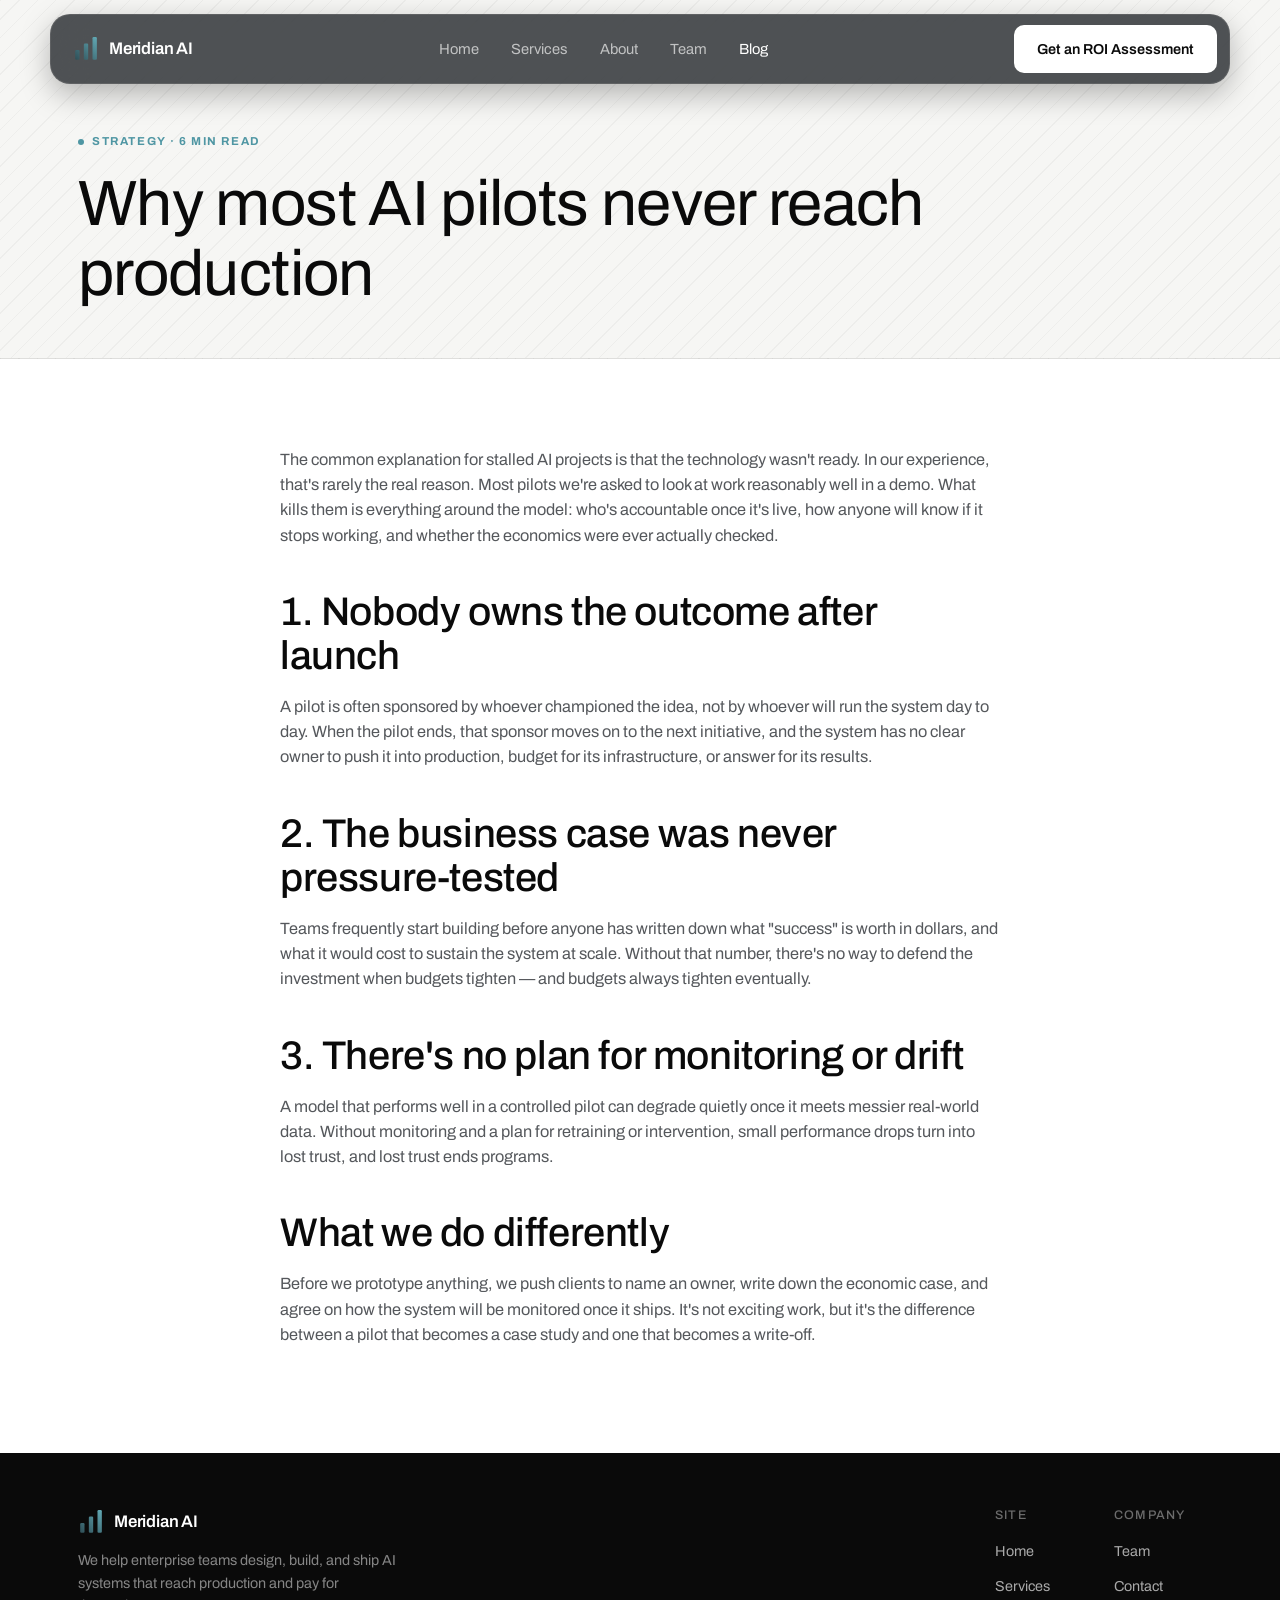
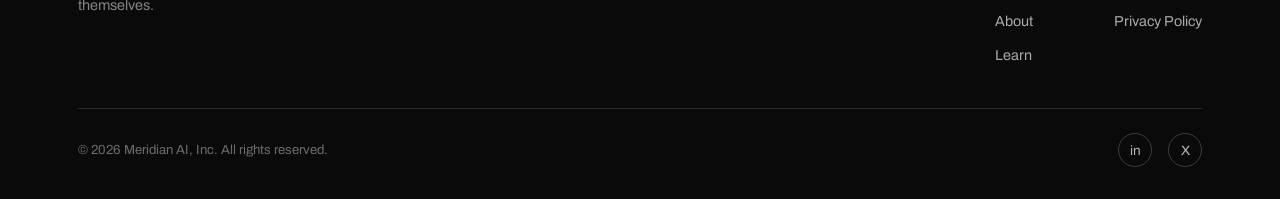
<file: blog/why-pilots-stall.html>
<!doctype html>
<html lang="en">
<head>
<meta charset="utf-8" />
<meta name="viewport" content="width=device-width, initial-scale=1" />
<title>Why most AI pilots never reach production — Meridian AI</title>
<link rel="icon" href="data:image/svg+xml,<svg xmlns=%22http://www.w3.org/2000/svg%22 viewBox=%220 0 32 32%22><rect width=%2232%22 height=%2232%22 rx=%228%22 fill=%22%2304060a%22/><rect x=%227%22 y=%2216%22 width=%225%22 height=%2211%22 rx=%221%22 fill=%22%2363acb8%22/><rect x=%2214%22 y=%2210%22 width=%225%22 height=%2217%22 rx=%221%22 fill=%22%2363acb8%22/><rect x=%2221%22 y=%224%22 width=%225%22 height=%2223%22 rx=%221%22 fill=%22%2363acb8%22/></svg>" />
<link rel="preconnect" href="https://fonts.googleapis.com">
<link href="https://fonts.googleapis.com/css2?family=Archivo:wght@400;500;600;700&display=swap" rel="stylesheet">
<link rel="stylesheet" href="../assets/styles.css" />
</head>
<body>

<header class="site-header">
  <nav class="nav">
    <a href="../index.html" class="brand"><span class="mark"><svg viewBox="0 0 24 24" xmlns="http://www.w3.org/2000/svg" aria-hidden="true"><rect x="2" y="13" width="4" height="9" rx="1" fill="url(#mgrad)"/><rect x="10" y="7" width="4" height="15" rx="1" fill="url(#mgrad)"/><rect x="18" y="1" width="4" height="21" rx="1" fill="url(#mgrad)"/><defs><linearGradient id="mgrad" x1="0" y1="22" x2="22" y2="0" gradientUnits="userSpaceOnUse"><stop stop-color="#2c4a52"/><stop offset="1" stop-color="#63acb8"/></linearGradient></defs></svg></span> Meridian AI</a>
    <ul class="nav-links">
      <li><a href="../index.html">Home</a></li>
      <li><a href="../services.html">Services</a></li>
      <li><a href="../about.html">About</a></li>
      <li><a href="../team.html">Team</a></li>
      <li><a href="../blog.html" class="active">Blog</a></li>
    </ul>
    <div class="nav-actions">
      <a href="../contact.html" class="btn btn-primary">Get an ROI Assessment</a>
      <button class="menu-toggle" aria-label="Toggle menu">☰</button>
    </div>
  </nav>
</header>

<main>
  <section class="page-hero section-striped">
    <div class="wrap">
      <div class="eyebrow">Strategy · 6 min read</div>
      <h1>Why most AI pilots never reach production</h1>
    </div>
  </section>

  <section>
    <div class="wrap">
      <article class="prose">
        <p>The common explanation for stalled AI projects is that the technology wasn't ready. In our experience, that's rarely the real reason. Most pilots we're asked to look at work reasonably well in a demo. What kills them is everything around the model: who's accountable once it's live, how anyone will know if it stops working, and whether the economics were ever actually checked.</p>

        <h2>1. Nobody owns the outcome after launch</h2>
        <p>A pilot is often sponsored by whoever championed the idea, not by whoever will run the system day to day. When the pilot ends, that sponsor moves on to the next initiative, and the system has no clear owner to push it into production, budget for its infrastructure, or answer for its results.</p>

        <h2>2. The business case was never pressure-tested</h2>
        <p>Teams frequently start building before anyone has written down what "success" is worth in dollars, and what it would cost to sustain the system at scale. Without that number, there's no way to defend the investment when budgets tighten — and budgets always tighten eventually.</p>

        <h2>3. There's no plan for monitoring or drift</h2>
        <p>A model that performs well in a controlled pilot can degrade quietly once it meets messier real-world data. Without monitoring and a plan for retraining or intervention, small performance drops turn into lost trust, and lost trust ends programs.</p>

        <h2>What we do differently</h2>
        <p>Before we prototype anything, we push clients to name an owner, write down the economic case, and agree on how the system will be monitored once it ships. It's not exciting work, but it's the difference between a pilot that becomes a case study and one that becomes a write-off.</p>
      </article>
    </div>
  </section>
</main>

<footer class="site-footer">
  <div class="wrap">
    <div class="footer-top">
      <div class="footer-brand">
        <a href="../index.html" class="brand"><span class="mark"><svg viewBox="0 0 24 24" xmlns="http://www.w3.org/2000/svg" aria-hidden="true"><rect x="2" y="13" width="4" height="9" rx="1" fill="url(#mgrad)"/><rect x="10" y="7" width="4" height="15" rx="1" fill="url(#mgrad)"/><rect x="18" y="1" width="4" height="21" rx="1" fill="url(#mgrad)"/><defs><linearGradient id="mgrad" x1="0" y1="22" x2="22" y2="0" gradientUnits="userSpaceOnUse"><stop stop-color="#2c4a52"/><stop offset="1" stop-color="#63acb8"/></linearGradient></defs></svg></span> Meridian AI</a>
        <p>We help enterprise teams design, build, and ship AI systems that reach production and pay for themselves.</p>
      </div>
      <div class="footer-cols">
        <div class="footer-col">
          <h4>Site</h4>
          <ul>
            <li><a href="../index.html">Home</a></li>
            <li><a href="../services.html">Services</a></li>
            <li><a href="../about.html">About</a></li>
            <li><a href="../blog.html">Learn</a></li>
          </ul>
        </div>
        <div class="footer-col">
          <h4>Company</h4>
          <ul>
            <li><a href="../team.html">Team</a></li>
            <li><a href="../contact.html">Contact</a></li>
            <li><a href="../privacy.html">Privacy Policy</a></li>
          </ul>
        </div>
      </div>
    </div>
    <div class="footer-bottom">
      <div>© <span data-year>2026</span> Meridian AI, Inc. All rights reserved.</div>
      <div class="social-row">
        <a href="#" aria-label="LinkedIn">in</a>
        <a href="#" aria-label="X">X</a>
      </div>
    </div>
  </div>
</footer>

<script src="../assets/main.js"></script>
</body>
</html>
</file>
<file: assets/styles.css>
/* ===========================================================
   Meridian AI — shared stylesheet
   Palette/typography tuned to match a modern AI-consultancy look:
   dark teal-to-black gradient hero, light striped sections,
   Archivo (Google Fonts, open license) as the display/body face.
   All imagery, texture assets and the logo mark are original —
   no third-party creative assets are reproduced here.
   =========================================================== */

:root {
  --ink: #0a0a0a;
  --ink-dim: #55585c;
  --ink-faint: #8b8e92;
  --paper: #ffffff;
  --paper-soft: #f6f6f4;
  --line: rgba(10, 10, 10, 0.1);
  --line-strong: rgba(10, 10, 10, 0.18);

  --hero-from: #63acb8;
  --hero-via: #2c4a52;
  --hero-to: #04060a;
  --on-hero: #ffffff;
  --on-hero-dim: rgba(255, 255, 255, 0.62);
  --on-hero-line: rgba(255, 255, 255, 0.16);

  --accent: #4f96a3;
  --accent-soft: rgba(79, 150, 163, 0.12);

  --radius: 10px;
  --radius-lg: 18px;
  --max-width: 1180px;
  font-synthesis: none;
}

* { box-sizing: border-box; }

html { scroll-behavior: smooth; }

body {
  margin: 0;
  background: var(--paper);
  color: var(--ink);
  font-family: "Archivo", -apple-system, BlinkMacSystemFont, "Segoe UI", sans-serif;
  font-size: 16px;
  line-height: 1.55;
  -webkit-font-smoothing: antialiased;
}

img { max-width: 100%; display: block; }
a { color: inherit; text-decoration: none; }

.wrap {
  max-width: var(--max-width);
  margin: 0 auto;
  padding: 0 28px;
}

h1, h2, h3, h4 {
  font-family: "Archivo", sans-serif;
  font-weight: 500;
  line-height: 1.1;
  letter-spacing: -0.01em;
  margin: 0;
}

h1 { font-size: clamp(2.4rem, 5vw, 4.4rem); font-weight: 400; }
h2 { font-size: clamp(1.8rem, 3.4vw, 2.5rem); }
h3 { font-size: 1.2rem; font-weight: 600; }

p { margin: 0; color: var(--ink-dim); }

.eyebrow {
  display: inline-flex;
  align-items: center;
  gap: 8px;
  font-size: 0.72rem;
  font-weight: 700;
  letter-spacing: 0.14em;
  text-transform: uppercase;
  color: var(--accent);
  margin-bottom: 16px;
}
.eyebrow::before {
  content: "";
  width: 6px;
  height: 6px;
  border-radius: 50%;
  background: var(--accent);
}
.on-hero .eyebrow,
.hero .eyebrow,
.cta-panel.on-dark .eyebrow {
  color: var(--hero-from);
}

/* -------------------- Header -------------------- */

header.site-header {
  position: fixed;
  top: 0;
  left: 0;
  right: 0;
  z-index: 50;
  background: transparent;
  padding: 14px 20px 0;
}

.nav {
  display: flex;
  align-items: center;
  justify-content: space-between;
  gap: 24px;
  padding: 10px 12px 10px 22px;
  max-width: var(--max-width);
  margin: 0 auto;
  border-radius: 20px;
  background: rgba(8, 12, 16, 0.7);
  backdrop-filter: blur(16px);
  -webkit-backdrop-filter: blur(16px);
  border: 1px solid rgba(255, 255, 255, 0.09);
  box-shadow: 0 10px 30px rgba(0, 0, 0, 0.28);
}

.brand {
  display: flex;
  align-items: center;
  gap: 10px;
  font-weight: 600;
  font-size: 1.05rem;
  letter-spacing: -0.01em;
  color: #fff;
}

/* Original abstract mark — three joined nodes, drawn from scratch */
.brand .mark {
  width: 26px;
  height: 26px;
  flex: none;
}
.brand .mark svg { width: 100%; height: 100%; display: block; }

.nav-links {
  display: flex;
  align-items: center;
  gap: 32px;
  list-style: none;
  margin: 0;
  padding: 0;
}

.nav-links a {
  font-size: 0.92rem;
  color: rgba(255, 255, 255, 0.65);
  transition: color 0.15s ease;
}
.nav-links a:hover,
.nav-links a.active { color: #fff; }

.nav-actions { display: flex; align-items: center; gap: 18px; }

.btn {
  display: inline-flex;
  align-items: center;
  justify-content: center;
  gap: 8px;
  padding: 12px 22px;
  border-radius: var(--radius);
  font-size: 0.9rem;
  font-weight: 600;
  cursor: pointer;
  border: 1px solid transparent;
  transition: transform 0.15s ease, background 0.15s ease, border-color 0.15s ease, opacity 0.15s ease;
  white-space: nowrap;
  font-family: "Archivo", sans-serif;
}
.btn:hover { transform: translateY(-1px); }

/* Default (light-section) buttons: solid dark / outline dark */
.btn-primary {
  background: var(--ink);
  color: #fff;
}
.btn-primary:hover { opacity: 0.88; }

.btn-ghost {
  background: transparent;
  border-color: var(--line-strong);
  color: var(--ink);
}
.btn-ghost:hover { border-color: var(--ink); }

/* On dark surfaces (header, hero, dark CTA): invert */
header .btn-primary,
.hero .btn-primary,
.cta-panel.on-dark .btn-primary {
  background: #fff;
  color: var(--ink);
}
header .btn-ghost,
.hero .btn-ghost,
.cta-panel.on-dark .btn-ghost {
  background: rgba(255, 255, 255, 0.06);
  border-color: rgba(255, 255, 255, 0.28);
  color: #fff;
}
header .btn-ghost:hover,
.hero .btn-ghost:hover,
.cta-panel.on-dark .btn-ghost:hover { border-color: #fff; }

.menu-toggle {
  display: none;
  background: none;
  border: none;
  color: #fff;
  font-size: 1.4rem;
  cursor: pointer;
}

/* -------------------- Hero -------------------- */

.hero {
  position: relative;
  padding: 120px 0 88px;
  text-align: center;
  overflow: hidden;
  color: var(--on-hero);
  background:
    radial-gradient(ellipse 900px 520px at 18% 8%, var(--hero-from) 0%, transparent 60%),
    linear-gradient(180deg, var(--hero-via) 0%, var(--hero-to) 55%, #000 100%);
}

/* Subtle dot-grain texture, drawn purely in CSS (no image asset) */
.hero::before {
  content: "";
  position: absolute;
  inset: 0;
  background-image: radial-gradient(rgba(255,255,255,0.16) 1px, transparent 1.4px);
  background-size: 22px 22px;
  background-position: -6px -6px;
  mask-image: linear-gradient(180deg, rgba(0,0,0,0.9), rgba(0,0,0,0.15) 70%, transparent 100%);
  opacity: 0.5;
  pointer-events: none;
}

.hero .wrap { position: relative; z-index: 1; }

.hero h1 { max-width: 900px; margin: 0 auto; color: #fff; }
.hero h1 .dim { color: rgba(255,255,255,0.38); }
.hero .lede {
  max-width: 620px;
  margin: 26px auto 0;
  font-size: 1.12rem;
  color: var(--on-hero-dim);
}

.hero-actions {
  display: flex;
  gap: 14px;
  justify-content: center;
  margin-top: 36px;
  flex-wrap: wrap;
}

.trust-strip {
  margin-top: 76px;
  padding-top: 30px;
  border-top: 1px solid var(--on-hero-line);
}
.trust-strip .label {
  font-size: 0.76rem;
  text-transform: uppercase;
  letter-spacing: 0.12em;
  color: rgba(255,255,255,0.4);
  margin-bottom: 22px;
}
.logo-row {
  display: flex;
  flex-wrap: wrap;
  justify-content: center;
  gap: 42px;
  align-items: center;
}
.logo-row span {
  font-weight: 700;
  font-size: 1.02rem;
  letter-spacing: -0.01em;
  color: rgba(255,255,255,0.45);
}

/* -------------------- Sections -------------------- */

section { padding: 88px 0; position: relative; }
section.tight { padding: 56px 0; }
.section-header { max-width: 680px; margin-bottom: 48px; }
.section-header.center { margin-left: auto; margin-right: auto; text-align: center; }
.section-header p { margin-top: 16px; font-size: 1.04rem; }

.divider { height: 1px; background: var(--line); border: none; margin: 0; }

/* Striped texture for light sections — original CSS pattern, not a copied asset */
.section-striped {
  background-image: repeating-linear-gradient(
    -45deg,
    rgba(10,10,10,0.035) 0px,
    rgba(10,10,10,0.035) 1px,
    transparent 1px,
    transparent 13px
  );
  background-color: var(--paper-soft);
}

/* Stat / gap section */
.stat-block {
  display: grid;
  grid-template-columns: 0.9fr 1.1fr;
  gap: 56px;
  align-items: center;
}
.stat-figure {
  font-size: clamp(4.5rem, 12vw, 8rem);
  font-weight: 700;
  letter-spacing: -0.03em;
  line-height: 1;
  color: transparent;
  -webkit-text-stroke: 1.5px rgba(10,10,10,0.55);
}
.stat-figure + p {
  margin-top: 14px;
  font-size: 1.05rem;
  color: var(--ink-dim);
}
.stat-copy h2 { margin-bottom: 18px; }
.stat-copy p + p { margin-top: 14px; }

/* Card grid */
.grid { display: grid; gap: 22px; }
.grid-2 { grid-template-columns: repeat(2, 1fr); }
.grid-3 { grid-template-columns: repeat(3, 1fr); }
.grid-4 { grid-template-columns: repeat(4, 1fr); }

.card {
  background: var(--paper);
  border: 1px solid var(--line);
  border-radius: var(--radius-lg);
  padding: 30px;
  transition: border-color 0.2s ease, transform 0.2s ease;
}
.card:hover { border-color: var(--line-strong); }

.card .num {
  font-size: 0.85rem;
  font-weight: 700;
  color: var(--accent);
  margin-bottom: 18px;
}
.card h3 { margin-bottom: 12px; }
.card p { font-size: 0.95rem; }

.icon-tile {
  width: 44px;
  height: 44px;
  border-radius: 10px;
  background: var(--accent-soft);
  display: flex;
  align-items: center;
  justify-content: center;
  margin-bottom: 18px;
  font-size: 1.3rem;
  color: var(--accent);
}

/* Process / phases */
.phase-grid {
  display: grid;
  grid-template-columns: repeat(3, 1fr);
  gap: 24px;
}
.phase-card {
  border: 1px solid var(--line);
  border-radius: var(--radius-lg);
  padding: 32px 28px;
  background: var(--paper);
  position: relative;
}
.phase-card .phase-index {
  font-size: 0.78rem;
  letter-spacing: 0.1em;
  text-transform: uppercase;
  color: var(--ink-faint);
  margin-bottom: 14px;
}
.phase-card h3 { margin-bottom: 12px; }
.phase-card p { font-size: 0.94rem; }

/* Pricing / pod table */
.pod-table {
  border: 1px solid var(--line);
  border-radius: var(--radius-lg);
  overflow: hidden;
  background: var(--paper);
}
.pod-row {
  display: grid;
  grid-template-columns: 1.1fr 1fr 1fr 1fr;
  border-bottom: 1px solid var(--line);
}
.pod-row:last-child { border-bottom: none; }
.pod-row > div {
  padding: 22px 24px;
  font-size: 0.92rem;
  color: var(--ink-dim);
}
.pod-row.head > div {
  font-size: 0.75rem;
  text-transform: uppercase;
  letter-spacing: 0.08em;
  color: var(--ink-faint);
  background: rgba(10,10,10,0.02);
}
.pod-row > div:first-child { color: var(--ink); font-weight: 600; }
.pill {
  display: inline-block;
  font-size: 0.78rem;
  padding: 4px 10px;
  border-radius: 999px;
  background: var(--accent-soft);
  color: var(--accent);
  margin: 2px 4px 2px 0;
}

/* Why us */
.feature-row { display: grid; grid-template-columns: repeat(3, 1fr); gap: 28px; }
.feature-row .feature h3 { margin-bottom: 10px; }
.feature-row .feature p { font-size: 0.95rem; }

/* CTA */
.cta-panel {
  border-radius: var(--radius-lg);
  border: 1px solid var(--line);
  background: var(--paper);
  padding: 64px;
  display: grid;
  grid-template-columns: 1fr 1fr;
  gap: 48px;
  align-items: start;
}
.cta-panel.on-dark {
  border: none;
  color: var(--on-hero);
  background:
    radial-gradient(ellipse 700px 420px at 85% 0%, var(--hero-from) 0%, transparent 60%),
    linear-gradient(180deg, var(--hero-via) 0%, var(--hero-to) 100%);
}
.cta-panel.on-dark p { color: var(--on-hero-dim); }
.cta-panel h2 { margin-bottom: 16px; }

.form-field { margin-bottom: 16px; }
.form-field label {
  display: block;
  font-size: 0.82rem;
  color: var(--ink-faint);
  margin-bottom: 8px;
}
.cta-panel.on-dark .form-field label { color: rgba(255,255,255,0.55); }
.form-field input,
.form-field textarea {
  width: 100%;
  padding: 13px 16px;
  border-radius: var(--radius);
  border: 1px solid var(--line-strong);
  background: var(--paper);
  color: var(--ink);
  font-family: inherit;
  font-size: 0.95rem;
  resize: vertical;
}
.cta-panel.on-dark .form-field input,
.cta-panel.on-dark .form-field textarea {
  background: rgba(255,255,255,0.06);
  border-color: rgba(255,255,255,0.22);
  color: #fff;
}
.form-field textarea { min-height: 110px; }
.form-field input:focus,
.form-field textarea:focus { outline: none; border-color: var(--accent); }
.form-note { font-size: 0.8rem; color: var(--ink-faint); margin-top: 10px; }
.cta-panel.on-dark .form-note { color: rgba(255,255,255,0.45); }

/* -------------------- Page header (interior pages) -------------------- */
.page-hero {
  padding: 128px 0 48px;
  border-bottom: 1px solid var(--line);
}
.page-hero .eyebrow { margin-bottom: 18px; }
.page-hero p.lede { max-width: 640px; margin-top: 18px; font-size: 1.05rem; color: var(--ink-dim); }

/* Team */
.team-grid { display: grid; grid-template-columns: repeat(4, 1fr); gap: 22px; }
.team-card {
  border: 1px solid var(--line);
  border-radius: var(--radius-lg);
  overflow: hidden;
  background: var(--paper);
}
.team-photo {
  aspect-ratio: 1 / 1;
  background: linear-gradient(135deg, #eef1f1, #dbe6e8);
  display: flex;
  align-items: center;
  justify-content: center;
  font-size: 2.6rem;
  font-weight: 700;
  color: var(--accent);
}
.team-info { padding: 20px; }
.team-info h3 { font-size: 1.05rem; margin-bottom: 4px; }
.team-info .role { font-size: 0.85rem; color: var(--accent); margin-bottom: 10px; }
.team-info p.bio { font-size: 0.88rem; color: var(--ink-dim); }

/* Blog */
.post-grid { display: grid; grid-template-columns: repeat(3, 1fr); gap: 24px; }
.post-card {
  border: 1px solid var(--line);
  border-radius: var(--radius-lg);
  background: var(--paper);
  overflow: hidden;
  display: flex;
  flex-direction: column;
}
.post-thumb {
  aspect-ratio: 16/9;
  background: linear-gradient(135deg, #eef1f1, #dbe6e8);
  position: relative;
}
.post-body { padding: 24px; display: flex; flex-direction: column; gap: 10px; flex: 1; }
.post-tag { font-size: 0.72rem; text-transform: uppercase; letter-spacing: 0.08em; color: var(--accent); font-weight: 700; }
.post-body h3 { font-size: 1.1rem; }
.post-meta { font-size: 0.8rem; color: var(--ink-faint); margin-top: auto; }

article.prose { max-width: 720px; margin: 0 auto; }
article.prose h2 { margin-top: 42px; margin-bottom: 16px; }
article.prose p { margin-bottom: 18px; font-size: 1.02rem; color: var(--ink-dim); }
article.prose ul { color: var(--ink-dim); padding-left: 22px; margin-bottom: 18px; }
article.prose li { margin-bottom: 8px; }

/* -------------------- Footer -------------------- */

footer.site-footer {
  background: var(--ink);
  color: rgba(255,255,255,0.75);
  padding: 56px 0 32px;
  margin-top: 0;
}
footer.site-footer .brand { color: #fff; }
.footer-top { display: flex; justify-content: space-between; gap: 40px; flex-wrap: wrap; margin-bottom: 40px; }
.footer-brand p { max-width: 320px; margin-top: 14px; font-size: 0.9rem; color: rgba(255,255,255,0.5); }
.footer-cols { display: flex; gap: 64px; flex-wrap: wrap; }
.footer-col h4 { font-size: 0.78rem; text-transform: uppercase; letter-spacing: 0.1em; color: rgba(255,255,255,0.4); margin-bottom: 16px; }
.footer-col ul { list-style: none; margin: 0; padding: 0; display: flex; flex-direction: column; gap: 10px; }
.footer-col a { font-size: 0.9rem; color: rgba(255,255,255,0.65); }
.footer-col a:hover { color: #fff; }
.footer-bottom {
  display: flex;
  justify-content: space-between;
  align-items: center;
  flex-wrap: wrap;
  gap: 16px;
  padding-top: 24px;
  border-top: 1px solid rgba(255,255,255,0.12);
  font-size: 0.82rem;
  color: rgba(255,255,255,0.4);
}
.social-row { display: flex; gap: 16px; }
.social-row a {
  width: 34px; height: 34px;
  border: 1px solid rgba(255,255,255,0.2);
  border-radius: 999px;
  display: flex; align-items: center; justify-content: center;
  font-size: 0.85rem;
  color: rgba(255,255,255,0.7);
}

/* -------------------- Responsive -------------------- */

@media (max-width: 960px) {
  .nav-links { display: none; }
  .menu-toggle { display: block; }
  .stat-block { grid-template-columns: 1fr; }
  .phase-grid { grid-template-columns: 1fr; }
  .grid-3, .grid-4, .team-grid, .post-grid { grid-template-columns: repeat(2, 1fr); }
  .feature-row { grid-template-columns: 1fr; }
  .cta-panel { grid-template-columns: 1fr; padding: 40px 28px; }
  .pod-row { grid-template-columns: 1fr; }
}

@media (max-width: 620px) {
  .grid-2, .grid-3, .grid-4, .team-grid, .post-grid { grid-template-columns: 1fr; }
  .hero { padding: 90px 0 56px; }
  section { padding: 56px 0; }
}
</file>
